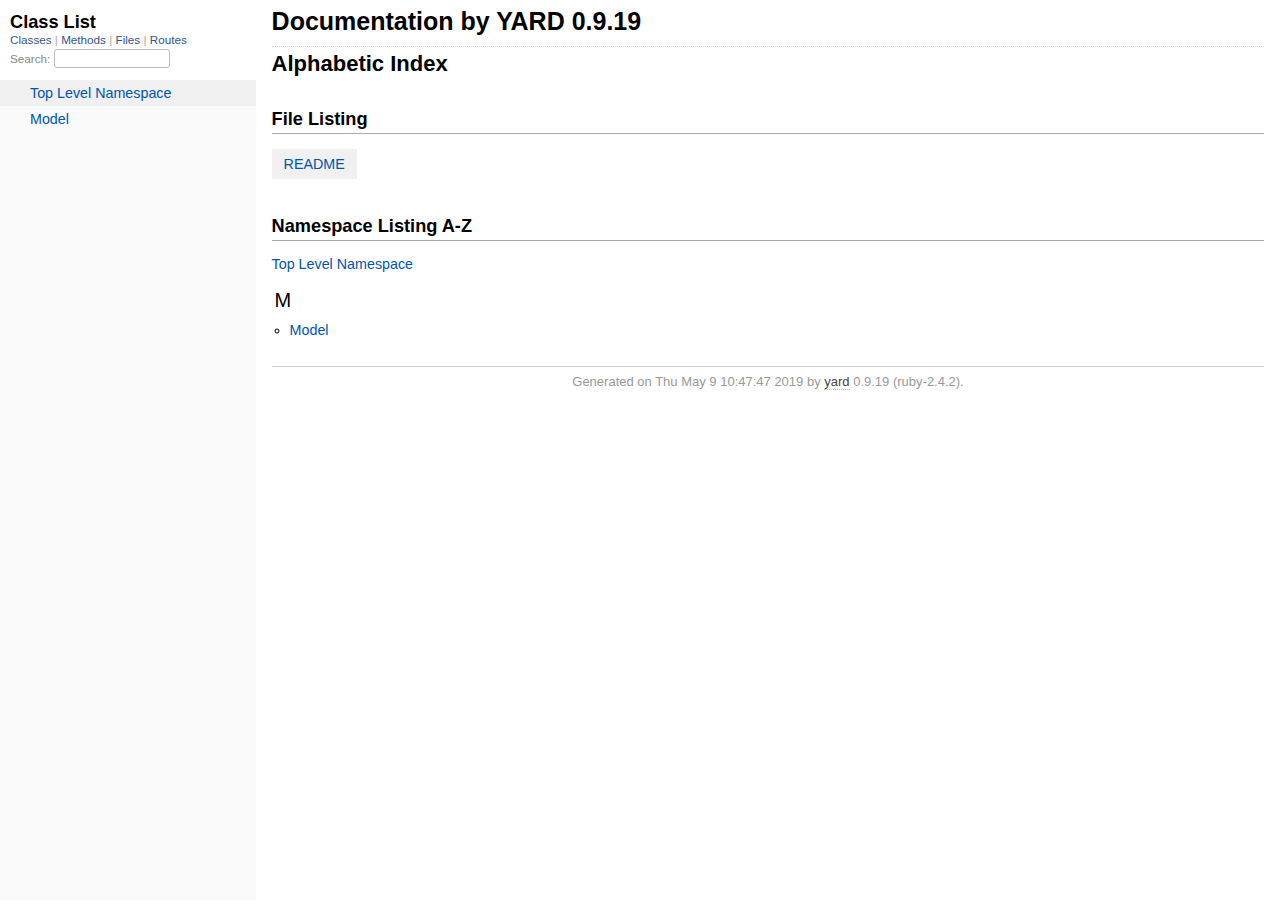
<file: doc/_index.html>
<!DOCTYPE html>
<html>
  <head>
    <meta charset="utf-8">
<meta name="viewport" content="width=device-width, initial-scale=1.0">
<title>
  Documentation by YARD 0.9.19
  
</title>

  <link rel="stylesheet" href="css/style.css" type="text/css" charset="utf-8" />

  <link rel="stylesheet" href="css/common.css" type="text/css" charset="utf-8" />

<script type="text/javascript" charset="utf-8">
  pathId = null;
  relpath = '';
</script>


  <script type="text/javascript" charset="utf-8" src="js/jquery.js"></script>

  <script type="text/javascript" charset="utf-8" src="js/app.js"></script>

  <script type="text/javascript" charset="utf-8" src="js/custom.js"></script>


  </head>
  <body>
    <div class="nav_wrap">
      <iframe id="nav" src="class_list.html?1"></iframe>
      <div id="resizer"></div>
    </div>

    <div id="main" tabindex="-1">
      <div id="header">
        <div id="menu">
  
</div>

        <div id="search">
  
    <a class="full_list_link" id="class_list_link"
        href="class_list.html">

        <svg width="24" height="24">
          <rect x="0" y="4" width="24" height="4" rx="1" ry="1"></rect>
          <rect x="0" y="12" width="24" height="4" rx="1" ry="1"></rect>
          <rect x="0" y="20" width="24" height="4" rx="1" ry="1"></rect>
        </svg>
    </a>
  
</div>
        <div class="clear"></div>
      </div>

      <div id="content"><h1 class="noborder title">Documentation by YARD 0.9.19</h1>
<div id="listing">
  <h1 class="alphaindex">Alphabetic Index</h1>
  
  <h2>File Listing</h2>
  <ul id="files" class="index_inline_list">
  
  
    <li class="r1"><a href="index.html" title="README">README</a></li>
    
  
  </ul>

<div class="clear"></div>
<h2>Namespace Listing A-Z</h2>


  <ul class="toplevel"><li><span class='object_link'><a href="top-level-namespace.html" title="Top Level Namespace (root)">Top Level Namespace</a></span></li></ul>



<table>
  <tr>
    <td valign='top' width="33%">
      
        
        <ul id="alpha_M" class="alpha">
          <li class="letter">M</li>
          <ul>
            
              <li>
                <span class='object_link'><a href="Model.html" title="Model (module)">Model</a></span>
                
              </li>
            
          </ul>
        </ul>
      
    </td>
  </tr>
</table>

</div>

</div>

      <div id="footer">
  Generated on Thu May  9 10:47:47 2019 by
  <a href="http://yardoc.org" title="Yay! A Ruby Documentation Tool" target="_parent">yard</a>
  0.9.19 (ruby-2.4.2).
</div>

    </div>
  </body>
</html>
</file>
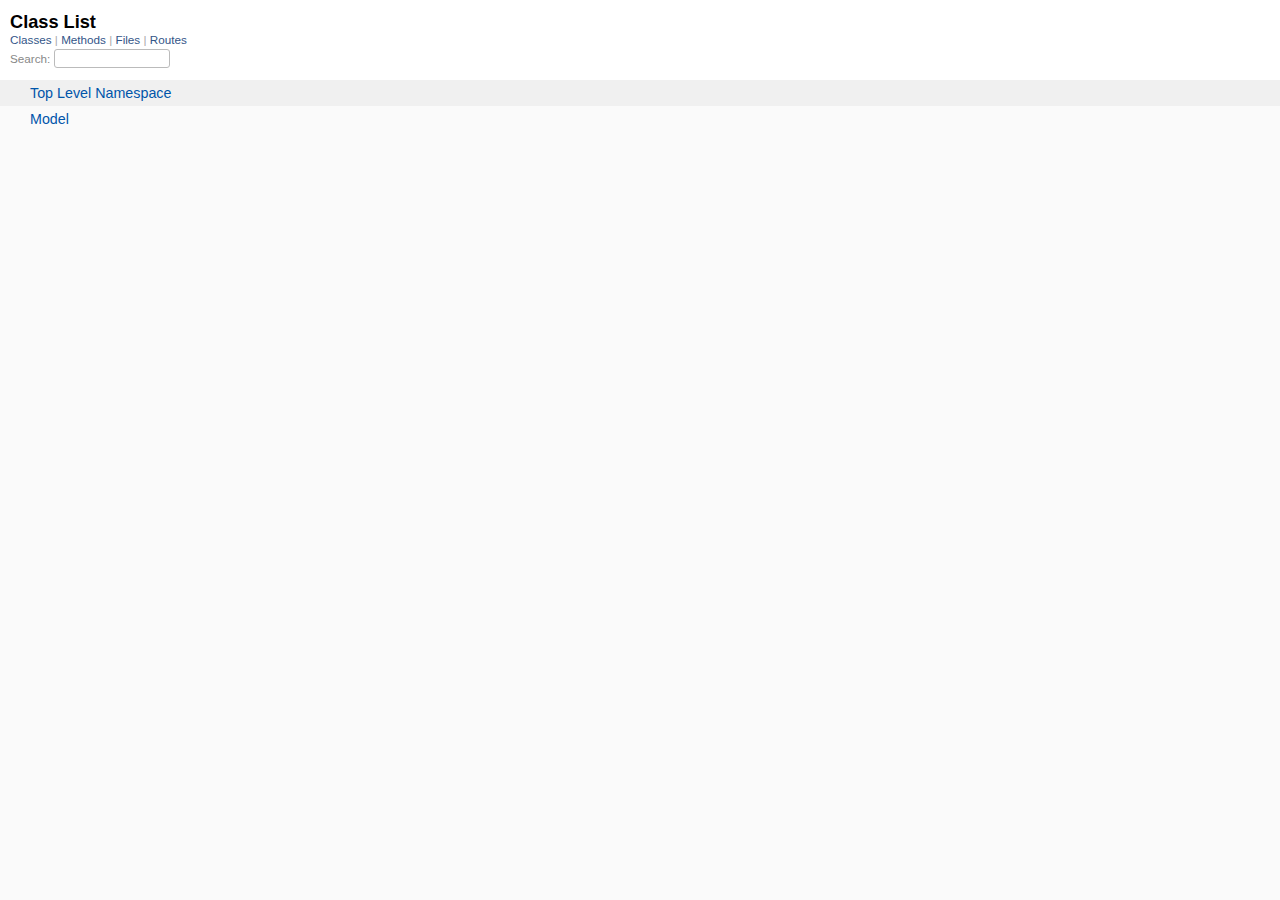
<file: doc/class_list.html>
<!DOCTYPE html>
<html>
  <head>
    <meta name="viewport" content="width=device-width, initial-scale=1.0">
    <meta charset="utf-8" />
    
      <link rel="stylesheet" href="css/full_list.css" type="text/css" media="screen" charset="utf-8" />
    
      <link rel="stylesheet" href="css/common.css" type="text/css" media="screen" charset="utf-8" />
    

    
      <script type="text/javascript" charset="utf-8" src="js/jquery.js"></script>
    
      <script type="text/javascript" charset="utf-8" src="js/full_list.js"></script>
    

    <title>Class List</title>
    <base id="base_target" target="_parent" />
  </head>
  <body>
    <div id="content">
      <div class="fixed_header">
        <h1 id="full_list_header">Class List</h1>
        <div id="full_list_nav">
          
            <span><a target="_self" href="class_list.html">
              Classes
            </a></span>
          
            <span><a target="_self" href="method_list.html">
              Methods
            </a></span>
          
            <span><a target="_self" href="file_list.html">
              Files
            </a></span>
          
            <span><a target="_self" href="route_list.html">
              Routes
            </a></span>
          
        </div>

        <div id="search">Search: <input type="text" /></div>
      </div>

      <ul id="full_list" class="class">
        <li id="object_" class="odd"><div class="item" style="padding-left:30px"><span class='object_link'><a href="top-level-namespace.html" title="Top Level Namespace (root)">Top Level Namespace</a></span></div></li>
<li id='object_Model' class='even'><div class='item' style='padding-left:30px'><span class='object_link'><a href="Model.html" title="Model (module)">Model</a></span><small class='search_info'>Top Level Namespace</small></div></li>

      </ul>
    </div>
  </body>
</html>
</file>
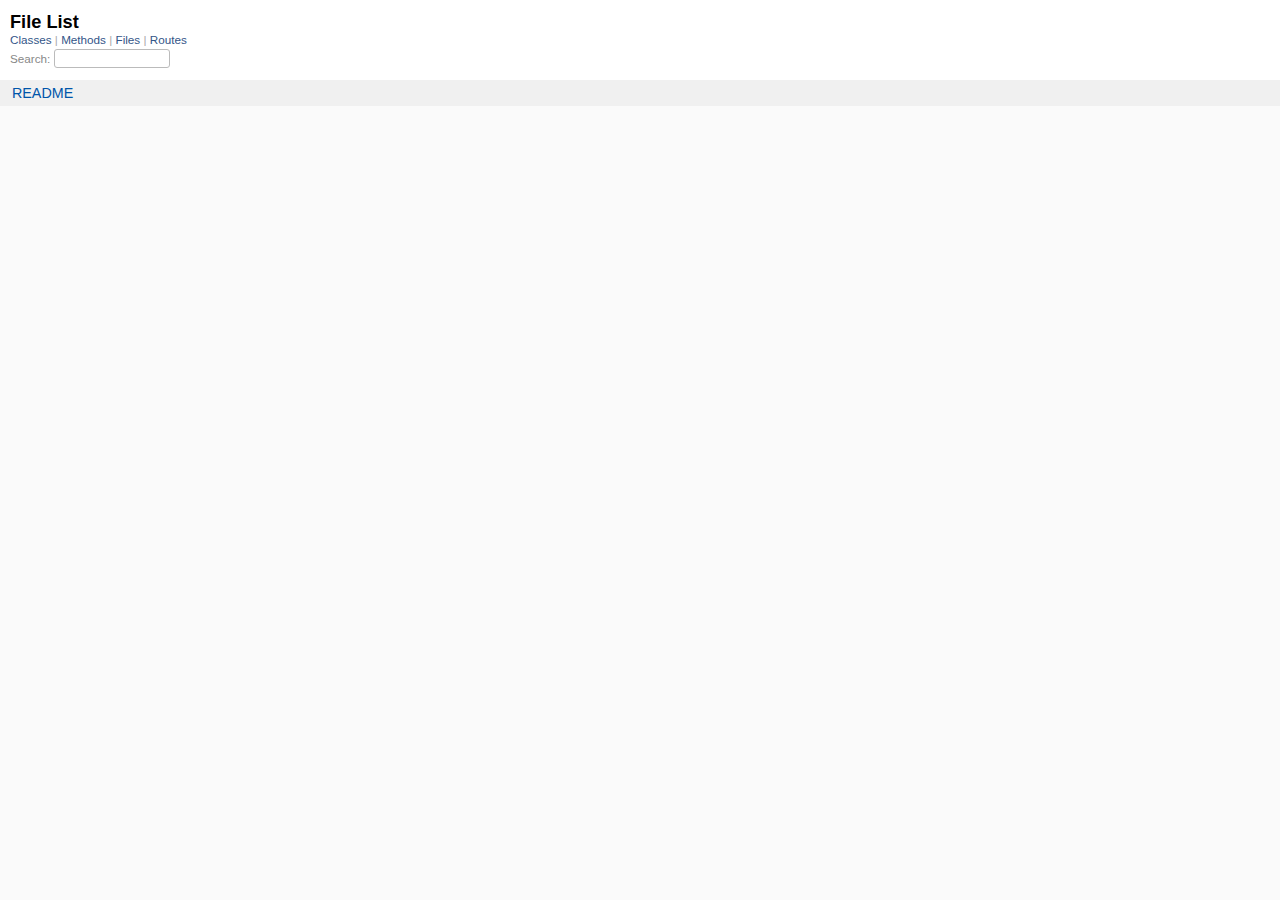
<file: doc/file_list.html>
<!DOCTYPE html>
<html>
  <head>
    <meta name="viewport" content="width=device-width, initial-scale=1.0">
    <meta charset="utf-8" />
    
      <link rel="stylesheet" href="css/full_list.css" type="text/css" media="screen" charset="utf-8" />
    
      <link rel="stylesheet" href="css/common.css" type="text/css" media="screen" charset="utf-8" />
    

    
      <script type="text/javascript" charset="utf-8" src="js/jquery.js"></script>
    
      <script type="text/javascript" charset="utf-8" src="js/full_list.js"></script>
    

    <title>File List</title>
    <base id="base_target" target="_parent" />
  </head>
  <body>
    <div id="content">
      <div class="fixed_header">
        <h1 id="full_list_header">File List</h1>
        <div id="full_list_nav">
          
            <span><a target="_self" href="class_list.html">
              Classes
            </a></span>
          
            <span><a target="_self" href="method_list.html">
              Methods
            </a></span>
          
            <span><a target="_self" href="file_list.html">
              Files
            </a></span>
          
            <span><a target="_self" href="route_list.html">
              Routes
            </a></span>
          
        </div>

        <div id="search">Search: <input type="text" /></div>
      </div>

      <ul id="full_list" class="file">
        

  <li id="object_README" class="odd">
    <div class="item"><span class="object_link"><a href="index.html" title="README">README</a></span></div>
  </li>
  


      </ul>
    </div>
  </body>
</html>
</file>
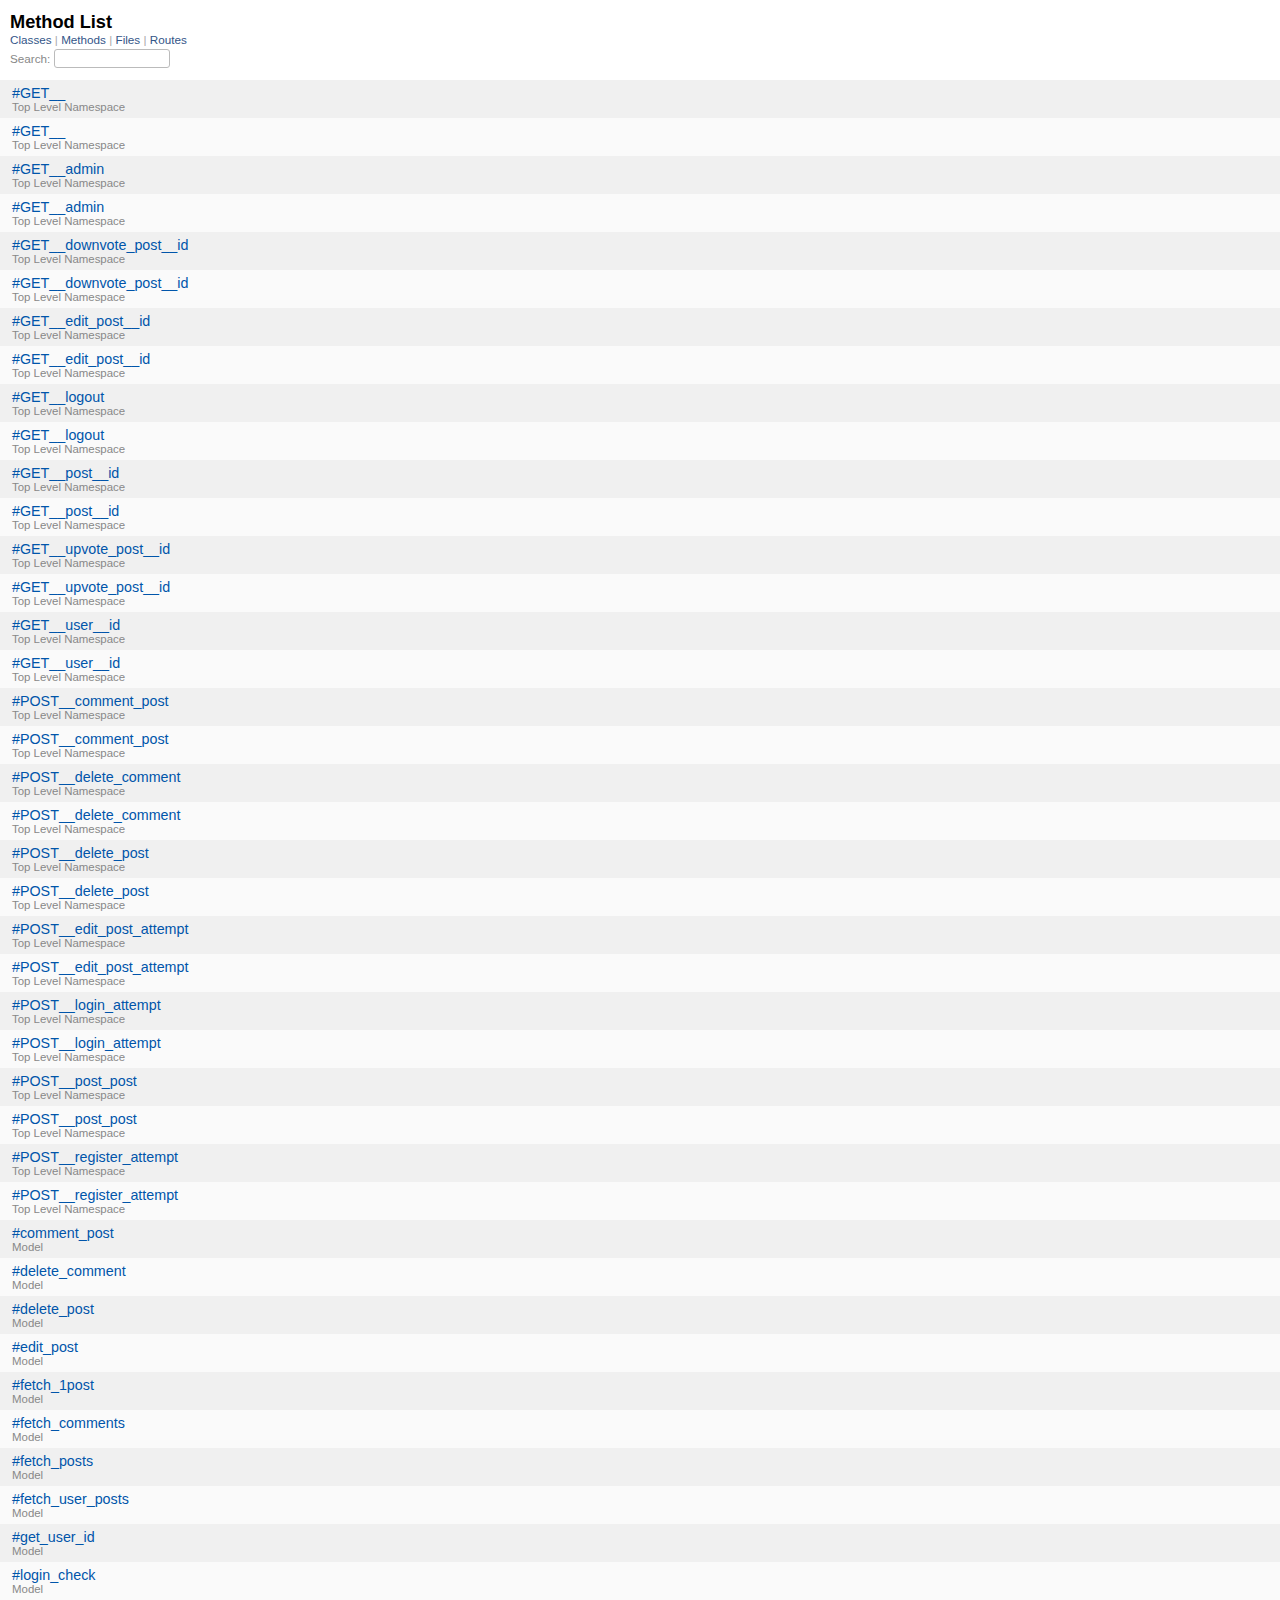
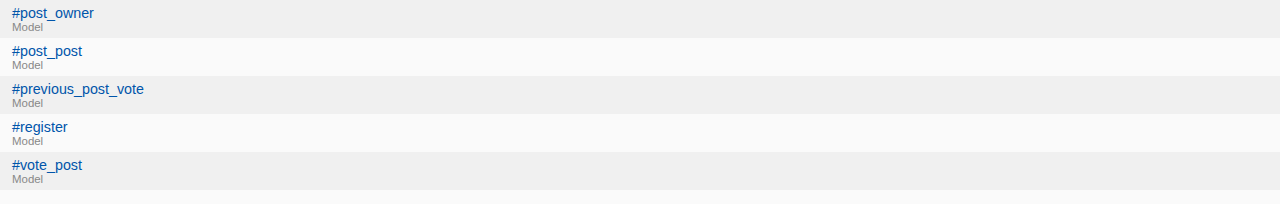
<file: doc/method_list.html>
<!DOCTYPE html>
<html>
  <head>
    <meta name="viewport" content="width=device-width, initial-scale=1.0">
    <meta charset="utf-8" />
    
      <link rel="stylesheet" href="css/full_list.css" type="text/css" media="screen" charset="utf-8" />
    
      <link rel="stylesheet" href="css/common.css" type="text/css" media="screen" charset="utf-8" />
    

    
      <script type="text/javascript" charset="utf-8" src="js/jquery.js"></script>
    
      <script type="text/javascript" charset="utf-8" src="js/full_list.js"></script>
    

    <title>Method List</title>
    <base id="base_target" target="_parent" />
  </head>
  <body>
    <div id="content">
      <div class="fixed_header">
        <h1 id="full_list_header">Method List</h1>
        <div id="full_list_nav">
          
            <span><a target="_self" href="class_list.html">
              Classes
            </a></span>
          
            <span><a target="_self" href="method_list.html">
              Methods
            </a></span>
          
            <span><a target="_self" href="file_list.html">
              Files
            </a></span>
          
            <span><a target="_self" href="route_list.html">
              Routes
            </a></span>
          
        </div>

        <div id="search">Search: <input type="text" /></div>
      </div>

      <ul id="full_list" class="method">
        

  <li class="odd ">
    <div class="item">
      <span class='object_link'><a href="top-level-namespace.html#GET__-instance_method" title="#GET__ (method)">#GET__</a></span>
      <small>Top Level Namespace</small>
    </div>
  </li>
  

  <li class="even ">
    <div class="item">
      <span class='object_link'><a href="top-level-namespace.html#GET__-instance_method" title="#GET__ (method)">#GET__</a></span>
      <small>Top Level Namespace</small>
    </div>
  </li>
  

  <li class="odd ">
    <div class="item">
      <span class='object_link'><a href="top-level-namespace.html#GET__admin-instance_method" title="#GET__admin (method)">#GET__admin</a></span>
      <small>Top Level Namespace</small>
    </div>
  </li>
  

  <li class="even ">
    <div class="item">
      <span class='object_link'><a href="top-level-namespace.html#GET__admin-instance_method" title="#GET__admin (method)">#GET__admin</a></span>
      <small>Top Level Namespace</small>
    </div>
  </li>
  

  <li class="odd ">
    <div class="item">
      <span class='object_link'><a href="top-level-namespace.html#GET__downvote_post__id-instance_method" title="#GET__downvote_post__id (method)">#GET__downvote_post__id</a></span>
      <small>Top Level Namespace</small>
    </div>
  </li>
  

  <li class="even ">
    <div class="item">
      <span class='object_link'><a href="top-level-namespace.html#GET__downvote_post__id-instance_method" title="#GET__downvote_post__id (method)">#GET__downvote_post__id</a></span>
      <small>Top Level Namespace</small>
    </div>
  </li>
  

  <li class="odd ">
    <div class="item">
      <span class='object_link'><a href="top-level-namespace.html#GET__edit_post__id-instance_method" title="#GET__edit_post__id (method)">#GET__edit_post__id</a></span>
      <small>Top Level Namespace</small>
    </div>
  </li>
  

  <li class="even ">
    <div class="item">
      <span class='object_link'><a href="top-level-namespace.html#GET__edit_post__id-instance_method" title="#GET__edit_post__id (method)">#GET__edit_post__id</a></span>
      <small>Top Level Namespace</small>
    </div>
  </li>
  

  <li class="odd ">
    <div class="item">
      <span class='object_link'><a href="top-level-namespace.html#GET__logout-instance_method" title="#GET__logout (method)">#GET__logout</a></span>
      <small>Top Level Namespace</small>
    </div>
  </li>
  

  <li class="even ">
    <div class="item">
      <span class='object_link'><a href="top-level-namespace.html#GET__logout-instance_method" title="#GET__logout (method)">#GET__logout</a></span>
      <small>Top Level Namespace</small>
    </div>
  </li>
  

  <li class="odd ">
    <div class="item">
      <span class='object_link'><a href="top-level-namespace.html#GET__post__id-instance_method" title="#GET__post__id (method)">#GET__post__id</a></span>
      <small>Top Level Namespace</small>
    </div>
  </li>
  

  <li class="even ">
    <div class="item">
      <span class='object_link'><a href="top-level-namespace.html#GET__post__id-instance_method" title="#GET__post__id (method)">#GET__post__id</a></span>
      <small>Top Level Namespace</small>
    </div>
  </li>
  

  <li class="odd ">
    <div class="item">
      <span class='object_link'><a href="top-level-namespace.html#GET__upvote_post__id-instance_method" title="#GET__upvote_post__id (method)">#GET__upvote_post__id</a></span>
      <small>Top Level Namespace</small>
    </div>
  </li>
  

  <li class="even ">
    <div class="item">
      <span class='object_link'><a href="top-level-namespace.html#GET__upvote_post__id-instance_method" title="#GET__upvote_post__id (method)">#GET__upvote_post__id</a></span>
      <small>Top Level Namespace</small>
    </div>
  </li>
  

  <li class="odd ">
    <div class="item">
      <span class='object_link'><a href="top-level-namespace.html#GET__user__id-instance_method" title="#GET__user__id (method)">#GET__user__id</a></span>
      <small>Top Level Namespace</small>
    </div>
  </li>
  

  <li class="even ">
    <div class="item">
      <span class='object_link'><a href="top-level-namespace.html#GET__user__id-instance_method" title="#GET__user__id (method)">#GET__user__id</a></span>
      <small>Top Level Namespace</small>
    </div>
  </li>
  

  <li class="odd ">
    <div class="item">
      <span class='object_link'><a href="top-level-namespace.html#POST__comment_post-instance_method" title="#POST__comment_post (method)">#POST__comment_post</a></span>
      <small>Top Level Namespace</small>
    </div>
  </li>
  

  <li class="even ">
    <div class="item">
      <span class='object_link'><a href="top-level-namespace.html#POST__comment_post-instance_method" title="#POST__comment_post (method)">#POST__comment_post</a></span>
      <small>Top Level Namespace</small>
    </div>
  </li>
  

  <li class="odd ">
    <div class="item">
      <span class='object_link'><a href="top-level-namespace.html#POST__delete_comment-instance_method" title="#POST__delete_comment (method)">#POST__delete_comment</a></span>
      <small>Top Level Namespace</small>
    </div>
  </li>
  

  <li class="even ">
    <div class="item">
      <span class='object_link'><a href="top-level-namespace.html#POST__delete_comment-instance_method" title="#POST__delete_comment (method)">#POST__delete_comment</a></span>
      <small>Top Level Namespace</small>
    </div>
  </li>
  

  <li class="odd ">
    <div class="item">
      <span class='object_link'><a href="top-level-namespace.html#POST__delete_post-instance_method" title="#POST__delete_post (method)">#POST__delete_post</a></span>
      <small>Top Level Namespace</small>
    </div>
  </li>
  

  <li class="even ">
    <div class="item">
      <span class='object_link'><a href="top-level-namespace.html#POST__delete_post-instance_method" title="#POST__delete_post (method)">#POST__delete_post</a></span>
      <small>Top Level Namespace</small>
    </div>
  </li>
  

  <li class="odd ">
    <div class="item">
      <span class='object_link'><a href="top-level-namespace.html#POST__edit_post_attempt-instance_method" title="#POST__edit_post_attempt (method)">#POST__edit_post_attempt</a></span>
      <small>Top Level Namespace</small>
    </div>
  </li>
  

  <li class="even ">
    <div class="item">
      <span class='object_link'><a href="top-level-namespace.html#POST__edit_post_attempt-instance_method" title="#POST__edit_post_attempt (method)">#POST__edit_post_attempt</a></span>
      <small>Top Level Namespace</small>
    </div>
  </li>
  

  <li class="odd ">
    <div class="item">
      <span class='object_link'><a href="top-level-namespace.html#POST__login_attempt-instance_method" title="#POST__login_attempt (method)">#POST__login_attempt</a></span>
      <small>Top Level Namespace</small>
    </div>
  </li>
  

  <li class="even ">
    <div class="item">
      <span class='object_link'><a href="top-level-namespace.html#POST__login_attempt-instance_method" title="#POST__login_attempt (method)">#POST__login_attempt</a></span>
      <small>Top Level Namespace</small>
    </div>
  </li>
  

  <li class="odd ">
    <div class="item">
      <span class='object_link'><a href="top-level-namespace.html#POST__post_post-instance_method" title="#POST__post_post (method)">#POST__post_post</a></span>
      <small>Top Level Namespace</small>
    </div>
  </li>
  

  <li class="even ">
    <div class="item">
      <span class='object_link'><a href="top-level-namespace.html#POST__post_post-instance_method" title="#POST__post_post (method)">#POST__post_post</a></span>
      <small>Top Level Namespace</small>
    </div>
  </li>
  

  <li class="odd ">
    <div class="item">
      <span class='object_link'><a href="top-level-namespace.html#POST__register_attempt-instance_method" title="#POST__register_attempt (method)">#POST__register_attempt</a></span>
      <small>Top Level Namespace</small>
    </div>
  </li>
  

  <li class="even ">
    <div class="item">
      <span class='object_link'><a href="top-level-namespace.html#POST__register_attempt-instance_method" title="#POST__register_attempt (method)">#POST__register_attempt</a></span>
      <small>Top Level Namespace</small>
    </div>
  </li>
  

  <li class="odd ">
    <div class="item">
      <span class='object_link'><a href="Model.html#comment_post-instance_method" title="Model#comment_post (method)">#comment_post</a></span>
      <small>Model</small>
    </div>
  </li>
  

  <li class="even ">
    <div class="item">
      <span class='object_link'><a href="Model.html#delete_comment-instance_method" title="Model#delete_comment (method)">#delete_comment</a></span>
      <small>Model</small>
    </div>
  </li>
  

  <li class="odd ">
    <div class="item">
      <span class='object_link'><a href="Model.html#delete_post-instance_method" title="Model#delete_post (method)">#delete_post</a></span>
      <small>Model</small>
    </div>
  </li>
  

  <li class="even ">
    <div class="item">
      <span class='object_link'><a href="Model.html#edit_post-instance_method" title="Model#edit_post (method)">#edit_post</a></span>
      <small>Model</small>
    </div>
  </li>
  

  <li class="odd ">
    <div class="item">
      <span class='object_link'><a href="Model.html#fetch_1post-instance_method" title="Model#fetch_1post (method)">#fetch_1post</a></span>
      <small>Model</small>
    </div>
  </li>
  

  <li class="even ">
    <div class="item">
      <span class='object_link'><a href="Model.html#fetch_comments-instance_method" title="Model#fetch_comments (method)">#fetch_comments</a></span>
      <small>Model</small>
    </div>
  </li>
  

  <li class="odd ">
    <div class="item">
      <span class='object_link'><a href="Model.html#fetch_posts-instance_method" title="Model#fetch_posts (method)">#fetch_posts</a></span>
      <small>Model</small>
    </div>
  </li>
  

  <li class="even ">
    <div class="item">
      <span class='object_link'><a href="Model.html#fetch_user_posts-instance_method" title="Model#fetch_user_posts (method)">#fetch_user_posts</a></span>
      <small>Model</small>
    </div>
  </li>
  

  <li class="odd ">
    <div class="item">
      <span class='object_link'><a href="Model.html#get_user_id-instance_method" title="Model#get_user_id (method)">#get_user_id</a></span>
      <small>Model</small>
    </div>
  </li>
  

  <li class="even ">
    <div class="item">
      <span class='object_link'><a href="Model.html#login_check-instance_method" title="Model#login_check (method)">#login_check</a></span>
      <small>Model</small>
    </div>
  </li>
  

  <li class="odd ">
    <div class="item">
      <span class='object_link'><a href="Model.html#post_owner-instance_method" title="Model#post_owner (method)">#post_owner</a></span>
      <small>Model</small>
    </div>
  </li>
  

  <li class="even ">
    <div class="item">
      <span class='object_link'><a href="Model.html#post_post-instance_method" title="Model#post_post (method)">#post_post</a></span>
      <small>Model</small>
    </div>
  </li>
  

  <li class="odd ">
    <div class="item">
      <span class='object_link'><a href="Model.html#previous_post_vote-instance_method" title="Model#previous_post_vote (method)">#previous_post_vote</a></span>
      <small>Model</small>
    </div>
  </li>
  

  <li class="even ">
    <div class="item">
      <span class='object_link'><a href="Model.html#register-instance_method" title="Model#register (method)">#register</a></span>
      <small>Model</small>
    </div>
  </li>
  

  <li class="odd ">
    <div class="item">
      <span class='object_link'><a href="Model.html#vote_post-instance_method" title="Model#vote_post (method)">#vote_post</a></span>
      <small>Model</small>
    </div>
  </li>
  


      </ul>
    </div>
  </body>
</html>
</file>
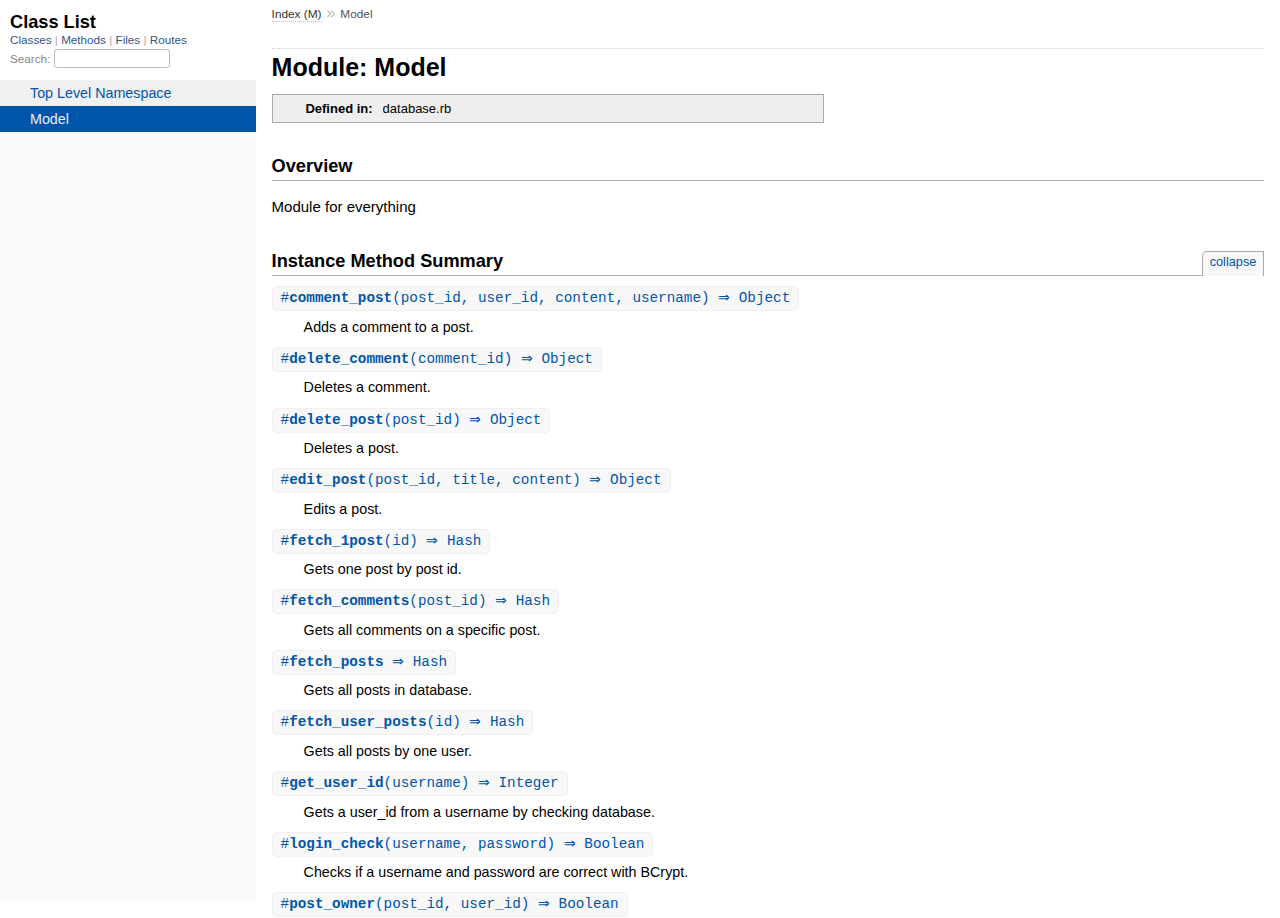
<file: doc/Model.html>
<!DOCTYPE html>
<html>
  <head>
    <meta charset="utf-8">
<meta name="viewport" content="width=device-width, initial-scale=1.0">
<title>
  Module: Model
  
    &mdash; Documentation by YARD 0.9.19
  
</title>

  <link rel="stylesheet" href="css/style.css" type="text/css" charset="utf-8" />

  <link rel="stylesheet" href="css/common.css" type="text/css" charset="utf-8" />

<script type="text/javascript" charset="utf-8">
  pathId = "Model";
  relpath = '';
</script>


  <script type="text/javascript" charset="utf-8" src="js/jquery.js"></script>

  <script type="text/javascript" charset="utf-8" src="js/app.js"></script>

  <script type="text/javascript" charset="utf-8" src="js/custom.js"></script>


  </head>
  <body>
    <div class="nav_wrap">
      <iframe id="nav" src="class_list.html?1"></iframe>
      <div id="resizer"></div>
    </div>

    <div id="main" tabindex="-1">
      <div id="header">
        <div id="menu">
  
    <a href="_index.html">Index (M)</a> &raquo;
    
    
    <span class="title">Model</span>
  
</div>

        <div id="search">
  
    <a class="full_list_link" id="class_list_link"
        href="class_list.html">

        <svg width="24" height="24">
          <rect x="0" y="4" width="24" height="4" rx="1" ry="1"></rect>
          <rect x="0" y="12" width="24" height="4" rx="1" ry="1"></rect>
          <rect x="0" y="20" width="24" height="4" rx="1" ry="1"></rect>
        </svg>
    </a>
  
</div>
        <div class="clear"></div>
      </div>

      <div id="content"><h1>Module: Model
  
  
  
</h1>
<div class="box_info">
  

  
  
  
  
  

  

  
  <dl>
    <dt>Defined in:</dt>
    <dd>database.rb</dd>
  </dl>
  
</div>

<h2>Overview</h2><div class="docstring">
  <div class="discussion">
    
<p>Module for everything</p>


  </div>
</div>
<div class="tags">
  



</div>






  
    <h2>
      Instance Method Summary
      <small><a href="#" class="summary_toggle">collapse</a></small>
    </h2>

    <ul class="summary">
      
        <li class="public ">
  <span class="summary_signature">
    
      <a href="#comment_post-instance_method" title="#comment_post (instance method)">#<strong>comment_post</strong>(post_id, user_id, content, username)  &#x21d2; Object </a>
    

    
  </span>
  
  
  
  
  
  
  

  
    <span class="summary_desc"><div class='inline'>
<p>Adds a comment to a post.</p>
</div></span>
  
</li>

      
        <li class="public ">
  <span class="summary_signature">
    
      <a href="#delete_comment-instance_method" title="#delete_comment (instance method)">#<strong>delete_comment</strong>(comment_id)  &#x21d2; Object </a>
    

    
  </span>
  
  
  
  
  
  
  

  
    <span class="summary_desc"><div class='inline'>
<p>Deletes a comment.</p>
</div></span>
  
</li>

      
        <li class="public ">
  <span class="summary_signature">
    
      <a href="#delete_post-instance_method" title="#delete_post (instance method)">#<strong>delete_post</strong>(post_id)  &#x21d2; Object </a>
    

    
  </span>
  
  
  
  
  
  
  

  
    <span class="summary_desc"><div class='inline'>
<p>Deletes a post.</p>
</div></span>
  
</li>

      
        <li class="public ">
  <span class="summary_signature">
    
      <a href="#edit_post-instance_method" title="#edit_post (instance method)">#<strong>edit_post</strong>(post_id, title, content)  &#x21d2; Object </a>
    

    
  </span>
  
  
  
  
  
  
  

  
    <span class="summary_desc"><div class='inline'>
<p>Edits a post.</p>
</div></span>
  
</li>

      
        <li class="public ">
  <span class="summary_signature">
    
      <a href="#fetch_1post-instance_method" title="#fetch_1post (instance method)">#<strong>fetch_1post</strong>(id)  &#x21d2; Hash </a>
    

    
  </span>
  
  
  
  
  
  
  

  
    <span class="summary_desc"><div class='inline'>
<p>Gets one post by post id.</p>
</div></span>
  
</li>

      
        <li class="public ">
  <span class="summary_signature">
    
      <a href="#fetch_comments-instance_method" title="#fetch_comments (instance method)">#<strong>fetch_comments</strong>(post_id)  &#x21d2; Hash </a>
    

    
  </span>
  
  
  
  
  
  
  

  
    <span class="summary_desc"><div class='inline'>
<p>Gets all comments on a specific post.</p>
</div></span>
  
</li>

      
        <li class="public ">
  <span class="summary_signature">
    
      <a href="#fetch_posts-instance_method" title="#fetch_posts (instance method)">#<strong>fetch_posts</strong>  &#x21d2; Hash </a>
    

    
  </span>
  
  
  
  
  
  
  

  
    <span class="summary_desc"><div class='inline'>
<p>Gets all posts in database.</p>
</div></span>
  
</li>

      
        <li class="public ">
  <span class="summary_signature">
    
      <a href="#fetch_user_posts-instance_method" title="#fetch_user_posts (instance method)">#<strong>fetch_user_posts</strong>(id)  &#x21d2; Hash </a>
    

    
  </span>
  
  
  
  
  
  
  

  
    <span class="summary_desc"><div class='inline'>
<p>Gets all posts by one user.</p>
</div></span>
  
</li>

      
        <li class="public ">
  <span class="summary_signature">
    
      <a href="#get_user_id-instance_method" title="#get_user_id (instance method)">#<strong>get_user_id</strong>(username)  &#x21d2; Integer </a>
    

    
  </span>
  
  
  
  
  
  
  

  
    <span class="summary_desc"><div class='inline'>
<p>Gets a user_id from a username by checking database.</p>
</div></span>
  
</li>

      
        <li class="public ">
  <span class="summary_signature">
    
      <a href="#login_check-instance_method" title="#login_check (instance method)">#<strong>login_check</strong>(username, password)  &#x21d2; Boolean </a>
    

    
  </span>
  
  
  
  
  
  
  

  
    <span class="summary_desc"><div class='inline'>
<p>Checks if a username and password are correct with BCrypt.</p>
</div></span>
  
</li>

      
        <li class="public ">
  <span class="summary_signature">
    
      <a href="#post_owner-instance_method" title="#post_owner (instance method)">#<strong>post_owner</strong>(post_id, user_id)  &#x21d2; Boolean </a>
    

    
  </span>
  
  
  
  
  
  
  

  
    <span class="summary_desc"><div class='inline'>
<p>Checks if a post is owned by a user.</p>
</div></span>
  
</li>

      
        <li class="public ">
  <span class="summary_signature">
    
      <a href="#post_post-instance_method" title="#post_post (instance method)">#<strong>post_post</strong>(title, content, image_link, user_id)  &#x21d2; Object </a>
    

    
  </span>
  
  
  
  
  
  
  

  
    <span class="summary_desc"><div class='inline'>
<p>Adds a post to database.</p>
</div></span>
  
</li>

      
        <li class="public ">
  <span class="summary_signature">
    
      <a href="#previous_post_vote-instance_method" title="#previous_post_vote (instance method)">#<strong>previous_post_vote</strong>(post_id, user_id)  &#x21d2; Integer </a>
    

    
  </span>
  
  
  
  
  
  
  

  
    <span class="summary_desc"><div class='inline'>
<p>Reads upvote table and previous vote value/ if it exists.</p>
</div></span>
  
</li>

      
        <li class="public ">
  <span class="summary_signature">
    
      <a href="#register-instance_method" title="#register (instance method)">#<strong>register</strong>(username, password)  &#x21d2; Object </a>
    

    
  </span>
  
  
  
  
  
  
  

  
    <span class="summary_desc"><div class='inline'>
<p>Registers user with username and password with Bcrypt.</p>
</div></span>
  
</li>

      
        <li class="public ">
  <span class="summary_signature">
    
      <a href="#vote_post-instance_method" title="#vote_post (instance method)">#<strong>vote_post</strong>(post_id, user_id, value, count_change)  &#x21d2; Object </a>
    

    
  </span>
  
  
  
  
  
  
  

  
    <span class="summary_desc"><div class='inline'>
<p>Votes on a post.</p>
</div></span>
  
</li>

      
    </ul>
  



  <div id="instance_method_details" class="method_details_list">
    <h2>Instance Method Details</h2>

    
      <div class="method_details first">
  <h3 class="signature first" id="comment_post-instance_method">
  
    #<strong>comment_post</strong>(post_id, user_id, content, username)  &#x21d2; <tt>Object</tt> 
  

  

  
</h3><div class="docstring">
  <div class="discussion">
    
<p>Adds a comment to a post</p>


  </div>
</div>
<div class="tags">
  <p class="tag_title">Parameters:</p>
<ul class="param">
  
    <li>
      
        <span class='name'>post_id,</span>
      
      
        <span class='type'>(<tt>Integer</tt>)</span>
      
      
      
        &mdash;
        <div class='inline'>
<p>the id of the parent post of the comment</p>
</div>
      
    </li>
  
    <li>
      
        <span class='name'>user_id,</span>
      
      
        <span class='type'>(<tt>Integer</tt>)</span>
      
      
      
        &mdash;
        <div class='inline'>
<p>the user making the comment</p>
</div>
      
    </li>
  
    <li>
      
        <span class='name'>content,</span>
      
      
        <span class='type'>(<tt>String</tt>)</span>
      
      
      
        &mdash;
        <div class='inline'>
<p>the comment</p>
</div>
      
    </li>
  
    <li>
      
        <span class='name'>username,</span>
      
      
        <span class='type'>(<tt>String</tt>)</span>
      
      
      
        &mdash;
        <div class='inline'>
<p>the user making the comment</p>
</div>
      
    </li>
  
</ul>




</div><table class="source_code">
  <tr>
    <td>
      <pre class="lines">


147
148
149
150
151</pre>
    </td>
    <td>
      <pre class="code"><span class="info file"># File 'database.rb', line 147</span>

<span class='kw'>def</span> <span class='id identifier rubyid_comment_post'>comment_post</span><span class='lparen'>(</span><span class='id identifier rubyid_post_id'>post_id</span><span class='comma'>,</span> <span class='id identifier rubyid_user_id'>user_id</span><span class='comma'>,</span> <span class='id identifier rubyid_content'>content</span><span class='comma'>,</span> <span class='id identifier rubyid_username'>username</span><span class='rparen'>)</span>
    <span class='id identifier rubyid_db'>db</span> <span class='op'>=</span> <span class='const'>SQLite3</span><span class='op'>::</span><span class='const'>Database</span><span class='period'>.</span><span class='id identifier rubyid_new'>new</span><span class='lparen'>(</span><span class='tstring'><span class='tstring_beg'>&quot;</span><span class='tstring_content'>db/reddit.db</span><span class='tstring_end'>&quot;</span></span><span class='rparen'>)</span>
    <span class='id identifier rubyid_time'>time</span> <span class='op'>=</span> <span class='const'>Time</span><span class='period'>.</span><span class='id identifier rubyid_now'>now</span><span class='period'>.</span><span class='id identifier rubyid_asctime'>asctime</span>
    <span class='id identifier rubyid_db'>db</span><span class='period'>.</span><span class='id identifier rubyid_execute'>execute</span><span class='lparen'>(</span><span class='tstring'><span class='tstring_beg'>&quot;</span><span class='tstring_content'>INSERT INTO comments (post_id, user_id, content, timestamp, upvote_count, username) VALUES (?,?,?,?,?,?)</span><span class='tstring_end'>&quot;</span></span><span class='comma'>,</span> <span class='id identifier rubyid_post_id'>post_id</span><span class='comma'>,</span> <span class='id identifier rubyid_user_id'>user_id</span><span class='comma'>,</span> <span class='id identifier rubyid_content'>content</span><span class='comma'>,</span> <span class='id identifier rubyid_time'>time</span><span class='comma'>,</span> <span class='int'>0</span><span class='comma'>,</span> <span class='id identifier rubyid_username'>username</span><span class='rparen'>)</span>
<span class='kw'>end</span></pre>
    </td>
  </tr>
</table>
</div>
    
      <div class="method_details ">
  <h3 class="signature " id="delete_comment-instance_method">
  
    #<strong>delete_comment</strong>(comment_id)  &#x21d2; <tt>Object</tt> 
  

  

  
</h3><div class="docstring">
  <div class="discussion">
    
<p>Deletes a comment</p>


  </div>
</div>
<div class="tags">
  <p class="tag_title">Parameters:</p>
<ul class="param">
  
    <li>
      
        <span class='name'>comment_id,</span>
      
      
        <span class='type'>(<tt>Integer</tt>)</span>
      
      
      
        &mdash;
        <div class='inline'>
<p>the id of the comment to be removed</p>
</div>
      
    </li>
  
</ul>




</div><table class="source_code">
  <tr>
    <td>
      <pre class="lines">


156
157
158
159</pre>
    </td>
    <td>
      <pre class="code"><span class="info file"># File 'database.rb', line 156</span>

<span class='kw'>def</span> <span class='id identifier rubyid_delete_comment'>delete_comment</span><span class='lparen'>(</span><span class='id identifier rubyid_comment_id'>comment_id</span><span class='rparen'>)</span>
    <span class='id identifier rubyid_db'>db</span> <span class='op'>=</span> <span class='const'>SQLite3</span><span class='op'>::</span><span class='const'>Database</span><span class='period'>.</span><span class='id identifier rubyid_new'>new</span><span class='lparen'>(</span><span class='tstring'><span class='tstring_beg'>&quot;</span><span class='tstring_content'>db/reddit.db</span><span class='tstring_end'>&quot;</span></span><span class='rparen'>)</span>
    <span class='id identifier rubyid_db'>db</span><span class='period'>.</span><span class='id identifier rubyid_execute'>execute</span><span class='lparen'>(</span><span class='tstring'><span class='tstring_beg'>&quot;</span><span class='tstring_content'>DELETE FROM comments WHERE comment_id = ?</span><span class='tstring_end'>&quot;</span></span><span class='comma'>,</span> <span class='id identifier rubyid_comment_id'>comment_id</span><span class='rparen'>)</span>
<span class='kw'>end</span></pre>
    </td>
  </tr>
</table>
</div>
    
      <div class="method_details ">
  <h3 class="signature " id="delete_post-instance_method">
  
    #<strong>delete_post</strong>(post_id)  &#x21d2; <tt>Object</tt> 
  

  

  
</h3><div class="docstring">
  <div class="discussion">
    
<p>Deletes a post</p>


  </div>
</div>
<div class="tags">
  <p class="tag_title">Parameters:</p>
<ul class="param">
  
    <li>
      
        <span class='name'>post_id</span>
      
      
        <span class='type'>(<tt>Integer</tt>)</span>
      
      
      
    </li>
  
</ul>




</div><table class="source_code">
  <tr>
    <td>
      <pre class="lines">


136
137
138
139</pre>
    </td>
    <td>
      <pre class="code"><span class="info file"># File 'database.rb', line 136</span>

<span class='kw'>def</span> <span class='id identifier rubyid_delete_post'>delete_post</span><span class='lparen'>(</span><span class='id identifier rubyid_post_id'>post_id</span><span class='rparen'>)</span>
    <span class='id identifier rubyid_db'>db</span> <span class='op'>=</span> <span class='const'>SQLite3</span><span class='op'>::</span><span class='const'>Database</span><span class='period'>.</span><span class='id identifier rubyid_new'>new</span><span class='lparen'>(</span><span class='tstring'><span class='tstring_beg'>&quot;</span><span class='tstring_content'>db/reddit.db</span><span class='tstring_end'>&quot;</span></span><span class='rparen'>)</span>
    <span class='id identifier rubyid_db'>db</span><span class='period'>.</span><span class='id identifier rubyid_execute'>execute</span><span class='lparen'>(</span><span class='tstring'><span class='tstring_beg'>&quot;</span><span class='tstring_content'>DELETE FROM posts WHERE post_id = ?</span><span class='tstring_end'>&quot;</span></span><span class='comma'>,</span> <span class='id identifier rubyid_post_id'>post_id</span><span class='rparen'>)</span>
<span class='kw'>end</span></pre>
    </td>
  </tr>
</table>
</div>
    
      <div class="method_details ">
  <h3 class="signature " id="edit_post-instance_method">
  
    #<strong>edit_post</strong>(post_id, title, content)  &#x21d2; <tt>Object</tt> 
  

  

  
</h3><div class="docstring">
  <div class="discussion">
    
<p>Edits a post</p>


  </div>
</div>
<div class="tags">
  <p class="tag_title">Parameters:</p>
<ul class="param">
  
    <li>
      
        <span class='name'>post_id</span>
      
      
        <span class='type'>(<tt>Integer</tt>)</span>
      
      
      
    </li>
  
    <li>
      
        <span class='name'>title,</span>
      
      
        <span class='type'>(<tt>String</tt>)</span>
      
      
      
        &mdash;
        <div class='inline'>
<p>title of post</p>
</div>
      
    </li>
  
    <li>
      
        <span class='name'>content,</span>
      
      
        <span class='type'>(<tt>String</tt>)</span>
      
      
      
        &mdash;
        <div class='inline'>
<p>content of post</p>
</div>
      
    </li>
  
</ul>




</div><table class="source_code">
  <tr>
    <td>
      <pre class="lines">


177
178
179
180
181</pre>
    </td>
    <td>
      <pre class="code"><span class="info file"># File 'database.rb', line 177</span>

<span class='kw'>def</span> <span class='id identifier rubyid_edit_post'>edit_post</span><span class='lparen'>(</span><span class='id identifier rubyid_post_id'>post_id</span><span class='comma'>,</span> <span class='id identifier rubyid_title'>title</span><span class='comma'>,</span> <span class='id identifier rubyid_content'>content</span><span class='rparen'>)</span>
    <span class='id identifier rubyid_db'>db</span> <span class='op'>=</span> <span class='const'>SQLite3</span><span class='op'>::</span><span class='const'>Database</span><span class='period'>.</span><span class='id identifier rubyid_new'>new</span><span class='lparen'>(</span><span class='tstring'><span class='tstring_beg'>&quot;</span><span class='tstring_content'>db/reddit.db</span><span class='tstring_end'>&quot;</span></span><span class='rparen'>)</span>
    <span class='id identifier rubyid_time'>time</span> <span class='op'>=</span> <span class='const'>Time</span><span class='period'>.</span><span class='id identifier rubyid_now'>now</span><span class='period'>.</span><span class='id identifier rubyid_asctime'>asctime</span>
    <span class='id identifier rubyid_db'>db</span><span class='period'>.</span><span class='id identifier rubyid_execute'>execute</span><span class='lparen'>(</span><span class='tstring'><span class='tstring_beg'>&quot;</span><span class='tstring_content'>UPDATE posts SET title = ?, content = ?, timestamp = ? WHERE post_id = ?</span><span class='tstring_end'>&quot;</span></span><span class='comma'>,</span> <span class='id identifier rubyid_title'>title</span><span class='comma'>,</span> <span class='id identifier rubyid_content'>content</span><span class='comma'>,</span> <span class='id identifier rubyid_time'>time</span><span class='comma'>,</span> <span class='id identifier rubyid_post_id'>post_id</span><span class='rparen'>)</span>
<span class='kw'>end</span></pre>
    </td>
  </tr>
</table>
</div>
    
      <div class="method_details ">
  <h3 class="signature " id="fetch_1post-instance_method">
  
    #<strong>fetch_1post</strong>(id)  &#x21d2; <tt>Hash</tt> 
  

  

  
</h3><div class="docstring">
  <div class="discussion">
    
<p>Gets one post by post id</p>


  </div>
</div>
<div class="tags">
  <p class="tag_title">Parameters:</p>
<ul class="param">
  
    <li>
      
        <span class='name'>id,</span>
      
      
        <span class='type'>(<tt>String</tt>)</span>
      
      
      
        &mdash;
        <div class='inline'>
<p>post id</p>
</div>
      
    </li>
  
</ul>

<p class="tag_title">Returns:</p>
<ul class="return">
  
    <li>
      
      
        <span class='type'>(<tt>Hash</tt>)</span>
      
      
      
        &mdash;
        <div class='inline'>
<p>returns the post</p>
</div>
      
    </li>
  
</ul>



</div><table class="source_code">
  <tr>
    <td>
      <pre class="lines">


45
46
47
48
49
50</pre>
    </td>
    <td>
      <pre class="code"><span class="info file"># File 'database.rb', line 45</span>

<span class='kw'>def</span> <span class='id identifier rubyid_fetch_1post'>fetch_1post</span><span class='lparen'>(</span><span class='id identifier rubyid_id'>id</span><span class='rparen'>)</span>
    <span class='id identifier rubyid_db'>db</span> <span class='op'>=</span> <span class='const'>SQLite3</span><span class='op'>::</span><span class='const'>Database</span><span class='period'>.</span><span class='id identifier rubyid_new'>new</span><span class='lparen'>(</span><span class='tstring'><span class='tstring_beg'>&quot;</span><span class='tstring_content'>db/reddit.db</span><span class='tstring_end'>&quot;</span></span><span class='rparen'>)</span>
    <span class='id identifier rubyid_db'>db</span><span class='period'>.</span><span class='id identifier rubyid_results_as_hash'>results_as_hash</span> <span class='op'>=</span> <span class='kw'>true</span>
    <span class='id identifier rubyid_result'>result</span> <span class='op'>=</span> <span class='id identifier rubyid_db'>db</span><span class='period'>.</span><span class='id identifier rubyid_execute'>execute</span><span class='lparen'>(</span><span class='tstring'><span class='tstring_beg'>&quot;</span><span class='tstring_content'>SELECT posts.post_id, posts.title, posts.content, posts.timestamp, posts.user_id, users.username, posts.upvote_count, posts.image_link FROM posts INNER JOIN users ON users.user_id = posts.user_id WHERE posts.post_id = ?</span><span class='tstring_end'>&quot;</span></span><span class='comma'>,</span> <span class='id identifier rubyid_id'>id</span><span class='rparen'>)</span>
    <span class='kw'>return</span> <span class='id identifier rubyid_result'>result</span>
<span class='kw'>end</span></pre>
    </td>
  </tr>
</table>
</div>
    
      <div class="method_details ">
  <h3 class="signature " id="fetch_comments-instance_method">
  
    #<strong>fetch_comments</strong>(post_id)  &#x21d2; <tt>Hash</tt> 
  

  

  
</h3><div class="docstring">
  <div class="discussion">
    
<p>Gets all comments on a specific post</p>


  </div>
</div>
<div class="tags">
  <p class="tag_title">Parameters:</p>
<ul class="param">
  
    <li>
      
        <span class='name'>post_id,</span>
      
      
        <span class='type'>(<tt>Integer</tt>)</span>
      
      
      
        &mdash;
        <div class='inline'>
<p>the post_id</p>
</div>
      
    </li>
  
</ul>

<p class="tag_title">Returns:</p>
<ul class="return">
  
    <li>
      
      
        <span class='type'>(<tt>Hash</tt>)</span>
      
      
      
        &mdash;
        <div class='inline'>
<p>a hash of all comments on the post</p>
</div>
      
    </li>
  
</ul>



</div><table class="source_code">
  <tr>
    <td>
      <pre class="lines">


166
167
168
169
170</pre>
    </td>
    <td>
      <pre class="code"><span class="info file"># File 'database.rb', line 166</span>

<span class='kw'>def</span> <span class='id identifier rubyid_fetch_comments'>fetch_comments</span><span class='lparen'>(</span><span class='id identifier rubyid_post_id'>post_id</span><span class='rparen'>)</span> 
    <span class='id identifier rubyid_db'>db</span> <span class='op'>=</span> <span class='const'>SQLite3</span><span class='op'>::</span><span class='const'>Database</span><span class='period'>.</span><span class='id identifier rubyid_new'>new</span><span class='lparen'>(</span><span class='tstring'><span class='tstring_beg'>&quot;</span><span class='tstring_content'>db/reddit.db</span><span class='tstring_end'>&quot;</span></span><span class='rparen'>)</span>
    <span class='id identifier rubyid_db'>db</span><span class='period'>.</span><span class='id identifier rubyid_results_as_hash'>results_as_hash</span> <span class='op'>=</span> <span class='kw'>true</span>
    <span class='id identifier rubyid_result'>result</span> <span class='op'>=</span> <span class='id identifier rubyid_db'>db</span><span class='period'>.</span><span class='id identifier rubyid_execute'>execute</span><span class='lparen'>(</span><span class='tstring'><span class='tstring_beg'>&quot;</span><span class='tstring_content'>SELECT comments.comment_id, comments.username, comments.user_id, comments.content, comments.timestamp FROM comments WHERE comments.post_id = ?</span><span class='tstring_end'>&quot;</span></span><span class='comma'>,</span> <span class='id identifier rubyid_post_id'>post_id</span><span class='rparen'>)</span>
<span class='kw'>end</span></pre>
    </td>
  </tr>
</table>
</div>
    
      <div class="method_details ">
  <h3 class="signature " id="fetch_posts-instance_method">
  
    #<strong>fetch_posts</strong>  &#x21d2; <tt>Hash</tt> 
  

  

  
</h3><div class="docstring">
  <div class="discussion">
    
<p>Gets all posts in database</p>


  </div>
</div>
<div class="tags">
  
<p class="tag_title">Returns:</p>
<ul class="return">
  
    <li>
      
      
        <span class='type'>(<tt>Hash</tt>)</span>
      
      
      
        &mdash;
        <div class='inline'>
<p>returns all posts</p>
</div>
      
    </li>
  
</ul>



</div><table class="source_code">
  <tr>
    <td>
      <pre class="lines">


33
34
35
36
37
38</pre>
    </td>
    <td>
      <pre class="code"><span class="info file"># File 'database.rb', line 33</span>

<span class='kw'>def</span> <span class='id identifier rubyid_fetch_posts'>fetch_posts</span><span class='lparen'>(</span><span class='rparen'>)</span>
    <span class='id identifier rubyid_db'>db</span> <span class='op'>=</span> <span class='const'>SQLite3</span><span class='op'>::</span><span class='const'>Database</span><span class='period'>.</span><span class='id identifier rubyid_new'>new</span><span class='lparen'>(</span><span class='tstring'><span class='tstring_beg'>&quot;</span><span class='tstring_content'>db/reddit.db</span><span class='tstring_end'>&quot;</span></span><span class='rparen'>)</span>
    <span class='id identifier rubyid_db'>db</span><span class='period'>.</span><span class='id identifier rubyid_results_as_hash'>results_as_hash</span> <span class='op'>=</span> <span class='kw'>true</span>
    <span class='id identifier rubyid_result'>result</span> <span class='op'>=</span> <span class='id identifier rubyid_db'>db</span><span class='period'>.</span><span class='id identifier rubyid_execute'>execute</span><span class='lparen'>(</span><span class='tstring'><span class='tstring_beg'>&quot;</span><span class='tstring_content'>SELECT posts.post_id, posts.title, posts.timestamp, posts.user_id, users.username, posts.upvote_count, posts.image_link FROM posts INNER JOIN users ON users.user_id = posts.user_id</span><span class='tstring_end'>&quot;</span></span><span class='rparen'>)</span><span class='period'>.</span><span class='id identifier rubyid_reverse'>reverse</span>
    <span class='kw'>return</span> <span class='id identifier rubyid_result'>result</span>
<span class='kw'>end</span></pre>
    </td>
  </tr>
</table>
</div>
    
      <div class="method_details ">
  <h3 class="signature " id="fetch_user_posts-instance_method">
  
    #<strong>fetch_user_posts</strong>(id)  &#x21d2; <tt>Hash</tt> 
  

  

  
</h3><div class="docstring">
  <div class="discussion">
    
<p>Gets all posts by one user</p>


  </div>
</div>
<div class="tags">
  <p class="tag_title">Parameters:</p>
<ul class="param">
  
    <li>
      
        <span class='name'>id,</span>
      
      
        <span class='type'>(<tt>String</tt>)</span>
      
      
      
        &mdash;
        <div class='inline'>
<p>user id</p>
</div>
      
    </li>
  
</ul>

<p class="tag_title">Returns:</p>
<ul class="return">
  
    <li>
      
      
        <span class='type'>(<tt>Hash</tt>)</span>
      
      
      
        &mdash;
        <div class='inline'>
<p>returns the posts</p>
</div>
      
    </li>
  
</ul>



</div><table class="source_code">
  <tr>
    <td>
      <pre class="lines">


57
58
59
60
61
62</pre>
    </td>
    <td>
      <pre class="code"><span class="info file"># File 'database.rb', line 57</span>

<span class='kw'>def</span> <span class='id identifier rubyid_fetch_user_posts'>fetch_user_posts</span><span class='lparen'>(</span><span class='id identifier rubyid_id'>id</span><span class='rparen'>)</span>
    <span class='id identifier rubyid_db'>db</span> <span class='op'>=</span> <span class='const'>SQLite3</span><span class='op'>::</span><span class='const'>Database</span><span class='period'>.</span><span class='id identifier rubyid_new'>new</span><span class='lparen'>(</span><span class='tstring'><span class='tstring_beg'>&quot;</span><span class='tstring_content'>db/reddit.db</span><span class='tstring_end'>&quot;</span></span><span class='rparen'>)</span>
    <span class='id identifier rubyid_db'>db</span><span class='period'>.</span><span class='id identifier rubyid_results_as_hash'>results_as_hash</span> <span class='op'>=</span> <span class='kw'>true</span>
    <span class='id identifier rubyid_result'>result</span> <span class='op'>=</span> <span class='id identifier rubyid_db'>db</span><span class='period'>.</span><span class='id identifier rubyid_execute'>execute</span><span class='lparen'>(</span><span class='tstring'><span class='tstring_beg'>&quot;</span><span class='tstring_content'>SELECT posts.post_id, posts.title, posts.content, posts.timestamp, posts.user_id, users.username, posts.upvote_count, posts.image_link FROM posts INNER JOIN users ON users.user_id = posts.user_id WHERE posts.user_id = ?</span><span class='tstring_end'>&quot;</span></span><span class='comma'>,</span> <span class='id identifier rubyid_id'>id</span><span class='rparen'>)</span>
    <span class='kw'>return</span> <span class='id identifier rubyid_result'>result</span>
<span class='kw'>end</span></pre>
    </td>
  </tr>
</table>
</div>
    
      <div class="method_details ">
  <h3 class="signature " id="get_user_id-instance_method">
  
    #<strong>get_user_id</strong>(username)  &#x21d2; <tt>Integer</tt> 
  

  

  
</h3><div class="docstring">
  <div class="discussion">
    
<p>Gets a user_id from a username by checking database</p>


  </div>
</div>
<div class="tags">
  <p class="tag_title">Parameters:</p>
<ul class="param">
  
    <li>
      
        <span class='name'>username,</span>
      
      
        <span class='type'>(<tt>String</tt>)</span>
      
      
      
        &mdash;
        <div class='inline'>
<p>username</p>
</div>
      
    </li>
  
</ul>

<p class="tag_title">Returns:</p>
<ul class="return">
  
    <li>
      
      
        <span class='type'>(<tt>Integer</tt>)</span>
      
      
      
        &mdash;
        <div class='inline'>
<p>the user id</p>
</div>
      
    </li>
  
</ul>



</div><table class="source_code">
  <tr>
    <td>
      <pre class="lines">


24
25
26
27
28</pre>
    </td>
    <td>
      <pre class="code"><span class="info file"># File 'database.rb', line 24</span>

<span class='kw'>def</span> <span class='id identifier rubyid_get_user_id'>get_user_id</span><span class='lparen'>(</span><span class='id identifier rubyid_username'>username</span><span class='rparen'>)</span>
    <span class='id identifier rubyid_db'>db</span> <span class='op'>=</span> <span class='const'>SQLite3</span><span class='op'>::</span><span class='const'>Database</span><span class='period'>.</span><span class='id identifier rubyid_new'>new</span><span class='lparen'>(</span><span class='tstring'><span class='tstring_beg'>&quot;</span><span class='tstring_content'>db/reddit.db</span><span class='tstring_end'>&quot;</span></span><span class='rparen'>)</span>
    <span class='id identifier rubyid_user_id'>user_id</span> <span class='op'>=</span> <span class='id identifier rubyid_db'>db</span><span class='period'>.</span><span class='id identifier rubyid_execute'>execute</span><span class='lparen'>(</span><span class='tstring'><span class='tstring_beg'>&quot;</span><span class='tstring_content'>SELECT users.user_id FROM users WHERE users.username = ?</span><span class='tstring_end'>&quot;</span></span><span class='comma'>,</span> <span class='id identifier rubyid_username'>username</span><span class='rparen'>)</span> 
    <span class='kw'>return</span> <span class='id identifier rubyid_user_id'>user_id</span>
<span class='kw'>end</span></pre>
    </td>
  </tr>
</table>
</div>
    
      <div class="method_details ">
  <h3 class="signature " id="login_check-instance_method">
  
    #<strong>login_check</strong>(username, password)  &#x21d2; <tt>Boolean</tt> 
  

  

  
</h3><div class="docstring">
  <div class="discussion">
    
<p>Checks if a username and password are correct with BCrypt</p>


  </div>
</div>
<div class="tags">
  <p class="tag_title">Parameters:</p>
<ul class="param">
  
    <li>
      
        <span class='name'>username,</span>
      
      
        <span class='type'>(<tt>String</tt>)</span>
      
      
      
        &mdash;
        <div class='inline'>
<p>username</p>
</div>
      
    </li>
  
    <li>
      
        <span class='name'>password,</span>
      
      
        <span class='type'>(<tt>String</tt>)</span>
      
      
      
        &mdash;
        <div class='inline'>
<p>password</p>
</div>
      
    </li>
  
</ul>

<p class="tag_title">Returns:</p>
<ul class="return">
  
    <li>
      
      
        <span class='type'>(<tt>Boolean</tt>)</span>
      
      
      
        &mdash;
        <div class='inline'>
<p>true if login is correct</p>
</div>
      
    </li>
  
</ul>



</div><table class="source_code">
  <tr>
    <td>
      <pre class="lines">


10
11
12
13
14
15
16
17</pre>
    </td>
    <td>
      <pre class="code"><span class="info file"># File 'database.rb', line 10</span>

<span class='kw'>def</span> <span class='id identifier rubyid_login_check'>login_check</span><span class='lparen'>(</span><span class='id identifier rubyid_username'>username</span><span class='comma'>,</span> <span class='id identifier rubyid_password'>password</span><span class='rparen'>)</span>
    <span class='id identifier rubyid_db'>db</span> <span class='op'>=</span> <span class='const'>SQLite3</span><span class='op'>::</span><span class='const'>Database</span><span class='period'>.</span><span class='id identifier rubyid_new'>new</span><span class='lparen'>(</span><span class='tstring'><span class='tstring_beg'>&quot;</span><span class='tstring_content'>db/reddit.db</span><span class='tstring_end'>&quot;</span></span><span class='rparen'>)</span>
    <span class='id identifier rubyid_password_hash'>password_hash</span> <span class='op'>=</span> <span class='id identifier rubyid_db'>db</span><span class='period'>.</span><span class='id identifier rubyid_execute'>execute</span><span class='lparen'>(</span><span class='tstring'><span class='tstring_beg'>&quot;</span><span class='tstring_content'>SELECT users.password_hash FROM users WHERE users.username = ?</span><span class='tstring_end'>&quot;</span></span><span class='comma'>,</span> <span class='id identifier rubyid_username'>username</span><span class='rparen'>)</span>
    <span class='kw'>if</span> <span class='id identifier rubyid_password_hash'>password_hash</span><span class='period'>.</span><span class='id identifier rubyid_length'>length</span> <span class='op'>&gt;</span> <span class='int'>0</span> <span class='op'>&amp;&amp;</span> <span class='const'>BCrypt</span><span class='op'>::</span><span class='const'>Password</span><span class='period'>.</span><span class='id identifier rubyid_new'>new</span><span class='lparen'>(</span><span class='id identifier rubyid_password_hash'>password_hash</span><span class='lbracket'>[</span><span class='int'>0</span><span class='rbracket'>]</span><span class='lbracket'>[</span><span class='int'>0</span><span class='rbracket'>]</span><span class='rparen'>)</span><span class='period'>.</span><span class='op'>==</span><span class='lparen'>(</span><span class='id identifier rubyid_password'>password</span><span class='rparen'>)</span>
        <span class='kw'>return</span> <span class='kw'>true</span>
    <span class='kw'>end</span>
    <span class='kw'>return</span> <span class='kw'>false</span>
<span class='kw'>end</span></pre>
    </td>
  </tr>
</table>
</div>
    
      <div class="method_details ">
  <h3 class="signature " id="post_owner-instance_method">
  
    #<strong>post_owner</strong>(post_id, user_id)  &#x21d2; <tt>Boolean</tt> 
  

  

  
</h3><div class="docstring">
  <div class="discussion">
    
<p>Checks if a post is owned by a user</p>


  </div>
</div>
<div class="tags">
  <p class="tag_title">Parameters:</p>
<ul class="param">
  
    <li>
      
        <span class='name'>post_id</span>
      
      
        <span class='type'>(<tt>Integer</tt>)</span>
      
      
      
    </li>
  
    <li>
      
        <span class='name'>user_id</span>
      
      
        <span class='type'>(<tt>Integer</tt>)</span>
      
      
      
    </li>
  
</ul>

<p class="tag_title">Returns:</p>
<ul class="return">
  
    <li>
      
      
        <span class='type'>(<tt>Boolean</tt>)</span>
      
      
      
        &mdash;
        <div class='inline'>
<p>returns true if post is owned by user</p>
</div>
      
    </li>
  
</ul>



</div><table class="source_code">
  <tr>
    <td>
      <pre class="lines">


125
126
127
128
129
130
131</pre>
    </td>
    <td>
      <pre class="code"><span class="info file"># File 'database.rb', line 125</span>

<span class='kw'>def</span> <span class='id identifier rubyid_post_owner'>post_owner</span><span class='lparen'>(</span><span class='id identifier rubyid_post_id'>post_id</span><span class='comma'>,</span> <span class='id identifier rubyid_user_id'>user_id</span><span class='rparen'>)</span>
    <span class='id identifier rubyid_db'>db</span> <span class='op'>=</span> <span class='const'>SQLite3</span><span class='op'>::</span><span class='const'>Database</span><span class='period'>.</span><span class='id identifier rubyid_new'>new</span><span class='lparen'>(</span><span class='tstring'><span class='tstring_beg'>&quot;</span><span class='tstring_content'>db/reddit.db</span><span class='tstring_end'>&quot;</span></span><span class='rparen'>)</span>
    <span class='kw'>if</span> <span class='id identifier rubyid_user_id'>user_id</span> <span class='op'>==</span> <span class='id identifier rubyid_db'>db</span><span class='period'>.</span><span class='id identifier rubyid_execute'>execute</span><span class='lparen'>(</span><span class='tstring'><span class='tstring_beg'>&quot;</span><span class='tstring_content'>SELECT posts.user_id FROM posts WHERE posts.post_id = ?</span><span class='tstring_end'>&quot;</span></span><span class='comma'>,</span> <span class='id identifier rubyid_post_id'>post_id</span><span class='rparen'>)</span>
        <span class='kw'>return</span> <span class='kw'>true</span>
    <span class='kw'>end</span>
    <span class='kw'>return</span> <span class='kw'>false</span>
<span class='kw'>end</span></pre>
    </td>
  </tr>
</table>
</div>
    
      <div class="method_details ">
  <h3 class="signature " id="post_post-instance_method">
  
    #<strong>post_post</strong>(title, content, image_link, user_id)  &#x21d2; <tt>Object</tt> 
  

  

  
</h3><div class="docstring">
  <div class="discussion">
    
<p>Adds a post to database</p>


  </div>
</div>
<div class="tags">
  <p class="tag_title">Parameters:</p>
<ul class="param">
  
    <li>
      
        <span class='name'>title,</span>
      
      
        <span class='type'>(<tt>String</tt>)</span>
      
      
      
        &mdash;
        <div class='inline'>
<p>title of post</p>
</div>
      
    </li>
  
    <li>
      
        <span class='name'>content,</span>
      
      
        <span class='type'>(<tt>String</tt>)</span>
      
      
      
        &mdash;
        <div class='inline'>
<p>content of post</p>
</div>
      
    </li>
  
    <li>
      
        <span class='name'>image_link,</span>
      
      
        <span class='type'>(<tt>String</tt>)</span>
      
      
      
        &mdash;
        <div class='inline'>
<p>link to external image</p>
</div>
      
    </li>
  
    <li>
      
        <span class='name'>user_id,</span>
      
      
        <span class='type'>(<tt>Integer</tt>)</span>
      
      
      
        &mdash;
        <div class='inline'>
<p>user_id</p>
</div>
      
    </li>
  
</ul>




</div><table class="source_code">
  <tr>
    <td>
      <pre class="lines">


79
80
81
82
83</pre>
    </td>
    <td>
      <pre class="code"><span class="info file"># File 'database.rb', line 79</span>

<span class='kw'>def</span> <span class='id identifier rubyid_post_post'>post_post</span><span class='lparen'>(</span><span class='id identifier rubyid_title'>title</span><span class='comma'>,</span><span class='id identifier rubyid_content'>content</span><span class='comma'>,</span><span class='id identifier rubyid_image_link'>image_link</span><span class='comma'>,</span><span class='id identifier rubyid_user_id'>user_id</span><span class='rparen'>)</span>
    <span class='id identifier rubyid_db'>db</span> <span class='op'>=</span> <span class='const'>SQLite3</span><span class='op'>::</span><span class='const'>Database</span><span class='period'>.</span><span class='id identifier rubyid_new'>new</span><span class='lparen'>(</span><span class='tstring'><span class='tstring_beg'>&quot;</span><span class='tstring_content'>db/reddit.db</span><span class='tstring_end'>&quot;</span></span><span class='rparen'>)</span>
    <span class='id identifier rubyid_time'>time</span> <span class='op'>=</span> <span class='const'>Time</span><span class='period'>.</span><span class='id identifier rubyid_now'>now</span><span class='period'>.</span><span class='id identifier rubyid_asctime'>asctime</span>
    <span class='id identifier rubyid_db'>db</span><span class='period'>.</span><span class='id identifier rubyid_execute'>execute</span><span class='lparen'>(</span><span class='tstring'><span class='tstring_beg'>&quot;</span><span class='tstring_content'>INSERT INTO posts (title, content, user_id, timestamp, upvote_count, image_link) VALUES (?,?,?,?,?,?)</span><span class='tstring_end'>&quot;</span></span><span class='comma'>,</span> <span class='id identifier rubyid_title'>title</span><span class='comma'>,</span> <span class='id identifier rubyid_content'>content</span><span class='comma'>,</span> <span class='id identifier rubyid_user_id'>user_id</span><span class='comma'>,</span> <span class='id identifier rubyid_time'>time</span><span class='comma'>,</span> <span class='int'>0</span><span class='comma'>,</span> <span class='id identifier rubyid_image_link'>image_link</span><span class='rparen'>)</span>
<span class='kw'>end</span></pre>
    </td>
  </tr>
</table>
</div>
    
      <div class="method_details ">
  <h3 class="signature " id="previous_post_vote-instance_method">
  
    #<strong>previous_post_vote</strong>(post_id, user_id)  &#x21d2; <tt>Integer</tt> 
  

  

  
</h3><div class="docstring">
  <div class="discussion">
    
<p>Reads upvote table and previous vote value/ if it exists</p>


  </div>
</div>
<div class="tags">
  <p class="tag_title">Parameters:</p>
<ul class="param">
  
    <li>
      
        <span class='name'>post_id</span>
      
      
        <span class='type'>(<tt>Integer</tt>)</span>
      
      
      
    </li>
  
    <li>
      
        <span class='name'>user_id</span>
      
      
        <span class='type'>(<tt>Integer</tt>)</span>
      
      
      
    </li>
  
</ul>

<p class="tag_title">Returns:</p>
<ul class="return">
  
    <li>
      
      
        <span class='type'>(<tt>Integer</tt>)</span>
      
      
      
        &mdash;
        <div class='inline'>
<p>returns vote value if value exist, else false</p>
</div>
      
    </li>
  
</ul>



</div><table class="source_code">
  <tr>
    <td>
      <pre class="lines">


91
92
93
94
95
96
97
98
99
100</pre>
    </td>
    <td>
      <pre class="code"><span class="info file"># File 'database.rb', line 91</span>

<span class='kw'>def</span> <span class='id identifier rubyid_previous_post_vote'>previous_post_vote</span><span class='lparen'>(</span><span class='id identifier rubyid_post_id'>post_id</span><span class='comma'>,</span> <span class='id identifier rubyid_user_id'>user_id</span><span class='rparen'>)</span>
    <span class='id identifier rubyid_db'>db</span> <span class='op'>=</span> <span class='const'>SQLite3</span><span class='op'>::</span><span class='const'>Database</span><span class='period'>.</span><span class='id identifier rubyid_new'>new</span><span class='lparen'>(</span><span class='tstring'><span class='tstring_beg'>&quot;</span><span class='tstring_content'>db/reddit.db</span><span class='tstring_end'>&quot;</span></span><span class='rparen'>)</span>
    <span class='id identifier rubyid_db'>db</span><span class='period'>.</span><span class='id identifier rubyid_results_as_hash'>results_as_hash</span> <span class='op'>=</span> <span class='kw'>true</span>
    <span class='id identifier rubyid_result'>result</span> <span class='op'>=</span> <span class='id identifier rubyid_db'>db</span><span class='period'>.</span><span class='id identifier rubyid_execute'>execute</span><span class='lparen'>(</span><span class='tstring'><span class='tstring_beg'>&quot;</span><span class='tstring_content'>SELECT post_upvotes.post_id, post_upvotes.user_id, post_upvotes.value FROM post_upvotes WHERE post_upvotes.user_id = ? AND post_upvotes.post_id = ?</span><span class='tstring_end'>&quot;</span></span><span class='comma'>,</span> <span class='id identifier rubyid_user_id'>user_id</span><span class='comma'>,</span> <span class='id identifier rubyid_post_id'>post_id</span><span class='rparen'>)</span> 
    <span class='kw'>if</span> <span class='id identifier rubyid_result'>result</span><span class='period'>.</span><span class='id identifier rubyid_length'>length</span> <span class='op'>&gt;</span> <span class='int'>0</span>
        <span class='kw'>return</span> <span class='id identifier rubyid_value'>value</span> <span class='op'>=</span> <span class='id identifier rubyid_result'>result</span><span class='lbracket'>[</span><span class='int'>0</span><span class='rbracket'>]</span><span class='lbracket'>[</span><span class='tstring'><span class='tstring_beg'>&quot;</span><span class='tstring_content'>value</span><span class='tstring_end'>&quot;</span></span><span class='rbracket'>]</span><span class='period'>.</span><span class='id identifier rubyid_to_i'>to_i</span>
    <span class='kw'>else</span>
        <span class='kw'>return</span> <span class='kw'>false</span>
    <span class='kw'>end</span>
<span class='kw'>end</span></pre>
    </td>
  </tr>
</table>
</div>
    
      <div class="method_details ">
  <h3 class="signature " id="register-instance_method">
  
    #<strong>register</strong>(username, password)  &#x21d2; <tt>Object</tt> 
  

  

  
</h3><div class="docstring">
  <div class="discussion">
    
<p>Registers user with username and password with Bcrypt</p>


  </div>
</div>
<div class="tags">
  <p class="tag_title">Parameters:</p>
<ul class="param">
  
    <li>
      
        <span class='name'>username</span>
      
      
        <span class='type'>(<tt>String</tt>)</span>
      
      
      
    </li>
  
    <li>
      
        <span class='name'>password</span>
      
      
        <span class='type'>(<tt>String</tt>)</span>
      
      
      
    </li>
  
</ul>




</div><table class="source_code">
  <tr>
    <td>
      <pre class="lines">


68
69
70
71</pre>
    </td>
    <td>
      <pre class="code"><span class="info file"># File 'database.rb', line 68</span>

<span class='kw'>def</span> <span class='id identifier rubyid_register'>register</span><span class='lparen'>(</span><span class='id identifier rubyid_username'>username</span><span class='comma'>,</span><span class='id identifier rubyid_password'>password</span><span class='rparen'>)</span>
    <span class='id identifier rubyid_db'>db</span> <span class='op'>=</span> <span class='const'>SQLite3</span><span class='op'>::</span><span class='const'>Database</span><span class='period'>.</span><span class='id identifier rubyid_new'>new</span><span class='lparen'>(</span><span class='tstring'><span class='tstring_beg'>&quot;</span><span class='tstring_content'>db/reddit.db</span><span class='tstring_end'>&quot;</span></span><span class='rparen'>)</span>
    <span class='id identifier rubyid_db'>db</span><span class='period'>.</span><span class='id identifier rubyid_execute'>execute</span><span class='lparen'>(</span><span class='tstring'><span class='tstring_beg'>&quot;</span><span class='tstring_content'>INSERT INTO users (username, password_hash) VALUES (?, ?)</span><span class='tstring_end'>&quot;</span></span><span class='comma'>,</span> <span class='id identifier rubyid_username'>username</span><span class='comma'>,</span> <span class='const'>BCrypt</span><span class='op'>::</span><span class='const'>Password</span><span class='period'>.</span><span class='id identifier rubyid_create'>create</span><span class='lparen'>(</span><span class='id identifier rubyid_password'>password</span><span class='rparen'>)</span><span class='rparen'>)</span>
<span class='kw'>end</span></pre>
    </td>
  </tr>
</table>
</div>
    
      <div class="method_details ">
  <h3 class="signature " id="vote_post-instance_method">
  
    #<strong>vote_post</strong>(post_id, user_id, value, count_change)  &#x21d2; <tt>Object</tt> 
  

  

  
</h3><div class="docstring">
  <div class="discussion">
    
<p>Votes on a post</p>


  </div>
</div>
<div class="tags">
  <p class="tag_title">Parameters:</p>
<ul class="param">
  
    <li>
      
        <span class='name'>post_id</span>
      
      
        <span class='type'>(<tt>Integer</tt>)</span>
      
      
      
    </li>
  
    <li>
      
        <span class='name'>user_id</span>
      
      
        <span class='type'>(<tt>Integer</tt>)</span>
      
      
      
    </li>
  
    <li>
      
        <span class='name'>value,</span>
      
      
        <span class='type'>(<tt>Integer</tt>)</span>
      
      
      
        &mdash;
        <div class='inline'>
<p>value of upvote</p>
</div>
      
    </li>
  
    <li>
      
        <span class='name'>count_change,</span>
      
      
        <span class='type'>(<tt>Integer</tt>)</span>
      
      
      
        &mdash;
        <div class='inline'>
<p>value to be changed in posts table</p>
</div>
      
    </li>
  
</ul>




</div><table class="source_code">
  <tr>
    <td>
      <pre class="lines">


108
109
110
111
112
113
114
115
116
117</pre>
    </td>
    <td>
      <pre class="code"><span class="info file"># File 'database.rb', line 108</span>

<span class='kw'>def</span> <span class='id identifier rubyid_vote_post'>vote_post</span><span class='lparen'>(</span><span class='id identifier rubyid_post_id'>post_id</span><span class='comma'>,</span> <span class='id identifier rubyid_user_id'>user_id</span><span class='comma'>,</span> <span class='id identifier rubyid_value'>value</span><span class='comma'>,</span> <span class='id identifier rubyid_count_change'>count_change</span><span class='rparen'>)</span>
    <span class='id identifier rubyid_db'>db</span> <span class='op'>=</span> <span class='const'>SQLite3</span><span class='op'>::</span><span class='const'>Database</span><span class='period'>.</span><span class='id identifier rubyid_new'>new</span><span class='lparen'>(</span><span class='tstring'><span class='tstring_beg'>&quot;</span><span class='tstring_content'>db/reddit.db</span><span class='tstring_end'>&quot;</span></span><span class='rparen'>)</span>
    <span class='kw'>if</span> <span class='id identifier rubyid_previous_post_vote'><span class='object_link'><a href="#previous_post_vote-instance_method" title="Model#previous_post_vote (method)">previous_post_vote</a></span></span><span class='lparen'>(</span><span class='id identifier rubyid_post_id'>post_id</span><span class='comma'>,</span> <span class='id identifier rubyid_user_id'>user_id</span><span class='rparen'>)</span> <span class='op'>==</span> <span class='kw'>false</span>
        <span class='id identifier rubyid_db'>db</span><span class='period'>.</span><span class='id identifier rubyid_execute'>execute</span><span class='lparen'>(</span><span class='tstring'><span class='tstring_beg'>&quot;</span><span class='tstring_content'>INSERT INTO post_upvotes (post_id, user_id, value) VALUES (?,?,?)</span><span class='tstring_end'>&quot;</span></span><span class='comma'>,</span> <span class='id identifier rubyid_post_id'>post_id</span><span class='comma'>,</span> <span class='id identifier rubyid_user_id'>user_id</span><span class='comma'>,</span> <span class='id identifier rubyid_value'>value</span><span class='rparen'>)</span>
    <span class='kw'>else</span>
        <span class='id identifier rubyid_db'>db</span><span class='period'>.</span><span class='id identifier rubyid_execute'>execute</span><span class='lparen'>(</span><span class='tstring'><span class='tstring_beg'>&quot;</span><span class='tstring_content'>UPDATE post_upvotes SET value = ? WHERE post_id = ? AND user_id = ?</span><span class='tstring_end'>&quot;</span></span><span class='comma'>,</span> <span class='id identifier rubyid_value'>value</span><span class='comma'>,</span> <span class='id identifier rubyid_post_id'>post_id</span><span class='comma'>,</span> <span class='id identifier rubyid_user_id'>user_id</span><span class='rparen'>)</span>
    <span class='kw'>end</span>
    <span class='id identifier rubyid_upvote_count'>upvote_count</span> <span class='op'>=</span> <span class='id identifier rubyid_db'>db</span><span class='period'>.</span><span class='id identifier rubyid_execute'>execute</span><span class='lparen'>(</span><span class='tstring'><span class='tstring_beg'>&quot;</span><span class='tstring_content'>SELECT posts.upvote_count FROM posts WHERE posts.post_id = ?</span><span class='tstring_end'>&quot;</span></span><span class='comma'>,</span> <span class='id identifier rubyid_post_id'>post_id</span><span class='rparen'>)</span><span class='lbracket'>[</span><span class='int'>0</span><span class='rbracket'>]</span><span class='lbracket'>[</span><span class='int'>0</span><span class='rbracket'>]</span><span class='period'>.</span><span class='id identifier rubyid_to_i'>to_i</span>
    <span class='id identifier rubyid_db'>db</span><span class='period'>.</span><span class='id identifier rubyid_execute'>execute</span><span class='lparen'>(</span><span class='tstring'><span class='tstring_beg'>&quot;</span><span class='tstring_content'>UPDATE posts SET upvote_count = ? WHERE post_id = ?</span><span class='tstring_end'>&quot;</span></span><span class='comma'>,</span> <span class='id identifier rubyid_upvote_count'>upvote_count</span> <span class='op'>+</span> <span class='id identifier rubyid_count_change'>count_change</span><span class='comma'>,</span> <span class='id identifier rubyid_post_id'>post_id</span><span class='rparen'>)</span>
<span class='kw'>end</span></pre>
    </td>
  </tr>
</table>
</div>
    
  </div>

</div>

      <div id="footer">
  Generated on Thu May  9 10:47:48 2019 by
  <a href="http://yardoc.org" title="Yay! A Ruby Documentation Tool" target="_parent">yard</a>
  0.9.19 (ruby-2.4.2).
</div>

    </div>
  </body>
</html>
</file>
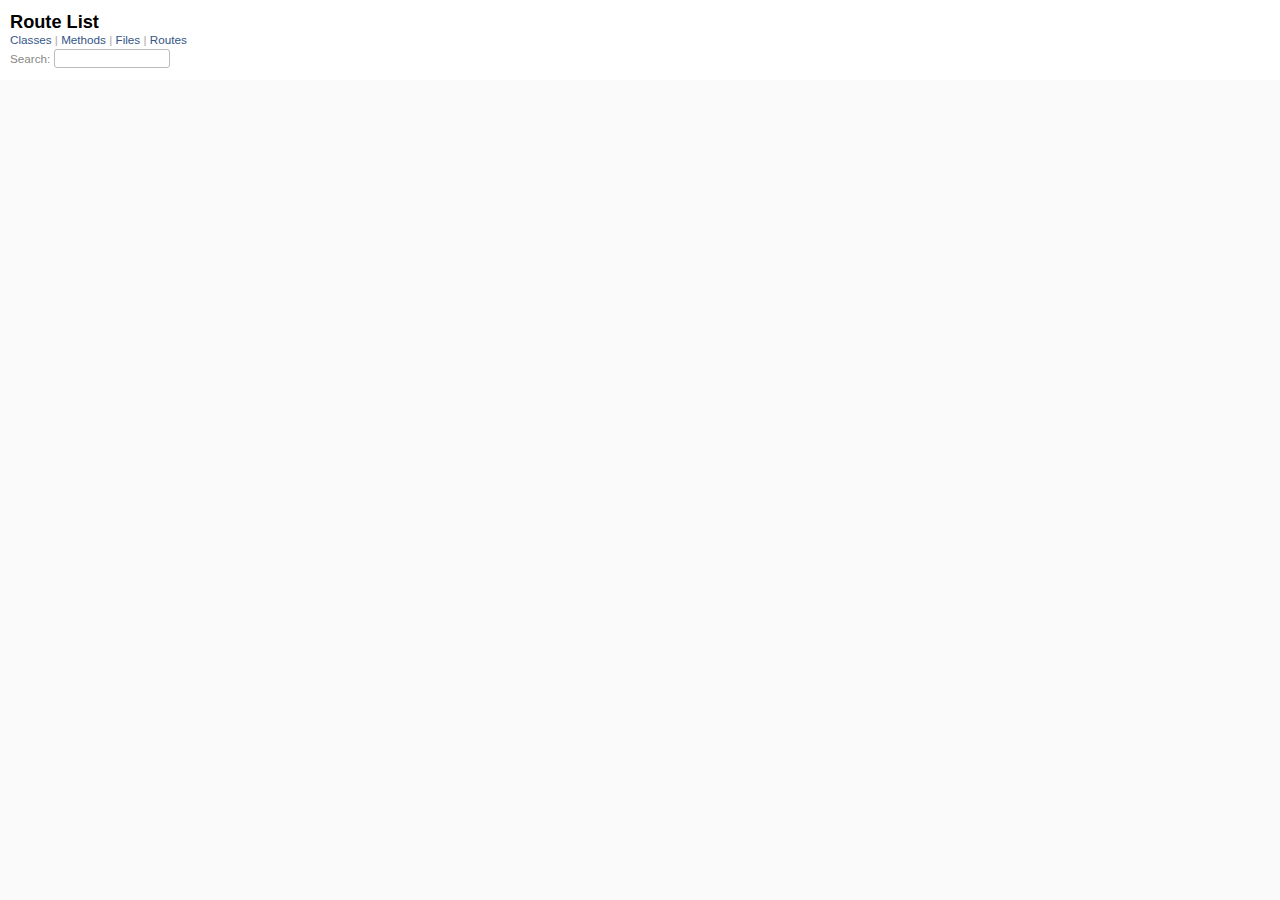
<file: doc/route_list.html>
<!DOCTYPE html>
<html>
  <head>
    <meta name="viewport" content="width=device-width, initial-scale=1.0">
    <meta charset="utf-8" />
    
      <link rel="stylesheet" href="css/full_list.css" type="text/css" media="screen" charset="utf-8" />
    
      <link rel="stylesheet" href="css/common.css" type="text/css" media="screen" charset="utf-8" />
    

    
      <script type="text/javascript" charset="utf-8" src="js/jquery.js"></script>
    
      <script type="text/javascript" charset="utf-8" src="js/full_list.js"></script>
    

    <title>Route List</title>
    <base id="base_target" target="_parent" />
  </head>
  <body>
    <div id="content">
      <div class="fixed_header">
        <h1 id="full_list_header">Route List</h1>
        <div id="full_list_nav">
          
            <span><a target="_self" href="class_list.html">
              Classes
            </a></span>
          
            <span><a target="_self" href="method_list.html">
              Methods
            </a></span>
          
            <span><a target="_self" href="file_list.html">
              Files
            </a></span>
          
            <span><a target="_self" href="route_list.html">
              Routes
            </a></span>
          
        </div>

        <div id="search">Search: <input type="text" /></div>
      </div>

      <ul id="full_list" class="class">
        


      </ul>
    </div>
  </body>
</html>
</file>
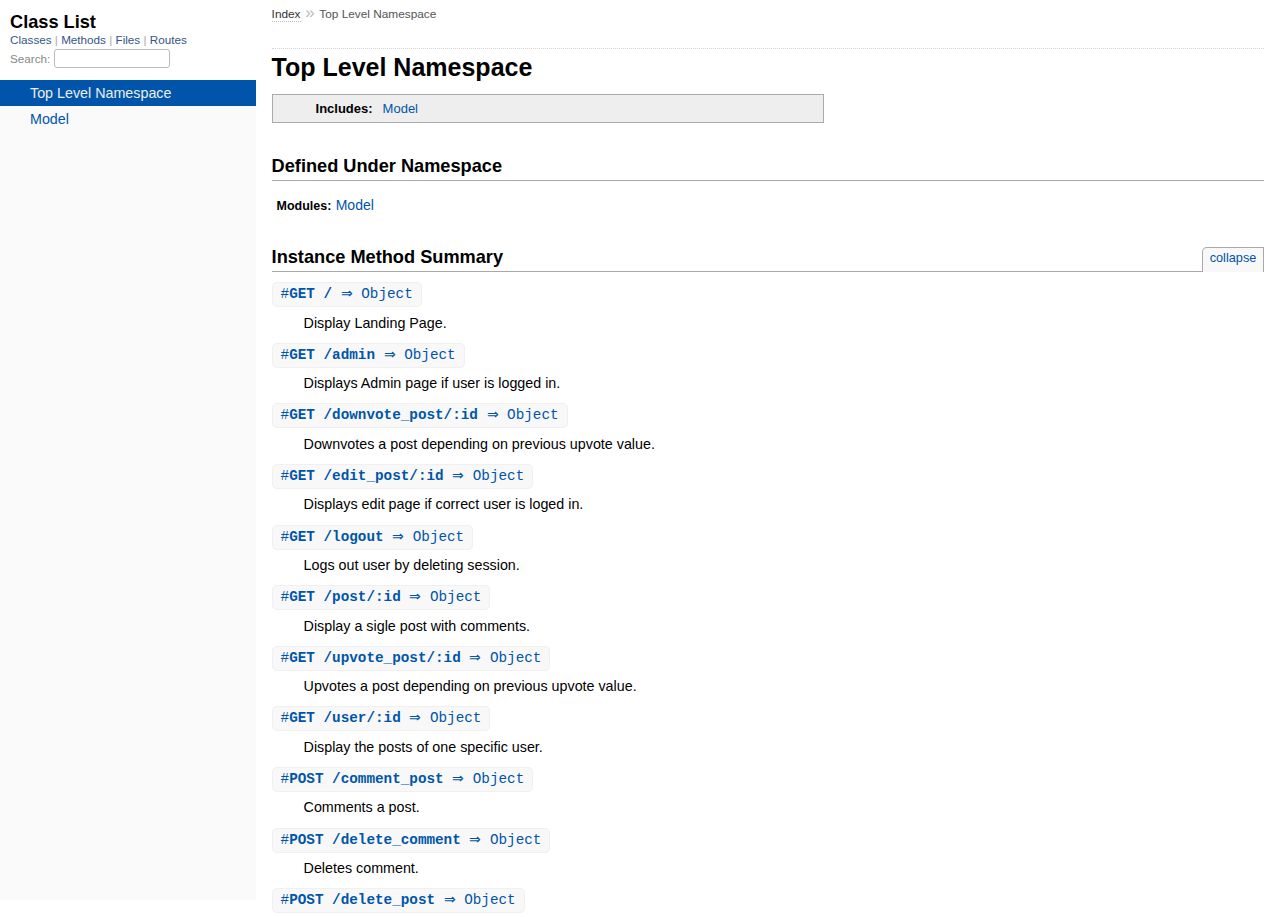
<file: doc/top-level-namespace.html>
<!DOCTYPE html>
<html>
  <head>
    <meta charset="utf-8">
<meta name="viewport" content="width=device-width, initial-scale=1.0">
<title>
  Top Level Namespace
  
    &mdash; Documentation by YARD 0.9.19
  
</title>

  <link rel="stylesheet" href="css/style.css" type="text/css" charset="utf-8" />

  <link rel="stylesheet" href="css/common.css" type="text/css" charset="utf-8" />

<script type="text/javascript" charset="utf-8">
  pathId = "";
  relpath = '';
</script>


  <script type="text/javascript" charset="utf-8" src="js/jquery.js"></script>

  <script type="text/javascript" charset="utf-8" src="js/app.js"></script>

  <script type="text/javascript" charset="utf-8" src="js/custom.js"></script>


  </head>
  <body>
    <div class="nav_wrap">
      <iframe id="nav" src="class_list.html?1"></iframe>
      <div id="resizer"></div>
    </div>

    <div id="main" tabindex="-1">
      <div id="header">
        <div id="menu">
  
    <a href="_index.html">Index</a> &raquo;
    
    
    <span class="title">Top Level Namespace</span>
  
</div>

        <div id="search">
  
    <a class="full_list_link" id="class_list_link"
        href="class_list.html">

        <svg width="24" height="24">
          <rect x="0" y="4" width="24" height="4" rx="1" ry="1"></rect>
          <rect x="0" y="12" width="24" height="4" rx="1" ry="1"></rect>
          <rect x="0" y="20" width="24" height="4" rx="1" ry="1"></rect>
        </svg>
    </a>
  
</div>
        <div class="clear"></div>
      </div>

      <div id="content"><h1>Top Level Namespace
  
  
  
</h1>
<div class="box_info">
  

  
  
  
  
  <dl>
      <dt>Includes:</dt>
      <dd><span class='object_link'><a href="Model.html" title="Model (module)">Model</a></span></dd>
  </dl>
  
  

  

  
</div>

<h2>Defined Under Namespace</h2>
<p class="children">
  
    
      <strong class="modules">Modules:</strong> <span class='object_link'><a href="Model.html" title="Model (module)">Model</a></span>
    
  
    
  
</p>







  
    <h2>
      Instance Method Summary
      <small><a href="#" class="summary_toggle">collapse</a></small>
    </h2>

    <ul class="summary">
      
        <li class="public ">
  <span class="summary_signature">
    
      <a href="top-level-namespace.html#GET__-instance_method" title="#GET / (instance method)">#<strong>GET /</strong>  &#x21d2; Object </a>
    

    
  </span>
  
  
  
  
  
  
  

  
    <span class="summary_desc"><div class='inline'>
<p>Display Landing Page.</p>
</div></span>
  
</li>

      
        <li class="public ">
  <span class="summary_signature">
    
      <a href="top-level-namespace.html#GET__admin-instance_method" title="#GET /admin (instance method)">#<strong>GET /admin</strong>  &#x21d2; Object </a>
    

    
  </span>
  
  
  
  
  
  
  

  
    <span class="summary_desc"><div class='inline'>
<p>Displays Admin page if user is logged in.</p>
</div></span>
  
</li>

      
        <li class="public ">
  <span class="summary_signature">
    
      <a href="top-level-namespace.html#GET__downvote_post__id-instance_method" title="#GET /downvote_post/:id (instance method)">#<strong>GET /downvote_post/:id</strong>  &#x21d2; Object </a>
    

    
  </span>
  
  
  
  
  
  
  

  
    <span class="summary_desc"><div class='inline'>
<p>Downvotes a post depending on previous upvote value.</p>
</div></span>
  
</li>

      
        <li class="public ">
  <span class="summary_signature">
    
      <a href="top-level-namespace.html#GET__edit_post__id-instance_method" title="#GET /edit_post/:id (instance method)">#<strong>GET /edit_post/:id</strong>  &#x21d2; Object </a>
    

    
  </span>
  
  
  
  
  
  
  

  
    <span class="summary_desc"><div class='inline'>
<p>Displays edit page if correct user is loged in.</p>
</div></span>
  
</li>

      
        <li class="public ">
  <span class="summary_signature">
    
      <a href="top-level-namespace.html#GET__logout-instance_method" title="#GET /logout (instance method)">#<strong>GET /logout</strong>  &#x21d2; Object </a>
    

    
  </span>
  
  
  
  
  
  
  

  
    <span class="summary_desc"><div class='inline'>
<p>Logs out user by deleting session.</p>
</div></span>
  
</li>

      
        <li class="public ">
  <span class="summary_signature">
    
      <a href="top-level-namespace.html#GET__post__id-instance_method" title="#GET /post/:id (instance method)">#<strong>GET /post/:id</strong>  &#x21d2; Object </a>
    

    
  </span>
  
  
  
  
  
  
  

  
    <span class="summary_desc"><div class='inline'>
<p>Display a sigle post with comments.</p>
</div></span>
  
</li>

      
        <li class="public ">
  <span class="summary_signature">
    
      <a href="top-level-namespace.html#GET__upvote_post__id-instance_method" title="#GET /upvote_post/:id (instance method)">#<strong>GET /upvote_post/:id</strong>  &#x21d2; Object </a>
    

    
  </span>
  
  
  
  
  
  
  

  
    <span class="summary_desc"><div class='inline'>
<p>Upvotes a post depending on previous upvote value.</p>
</div></span>
  
</li>

      
        <li class="public ">
  <span class="summary_signature">
    
      <a href="top-level-namespace.html#GET__user__id-instance_method" title="#GET /user/:id (instance method)">#<strong>GET /user/:id</strong>  &#x21d2; Object </a>
    

    
  </span>
  
  
  
  
  
  
  

  
    <span class="summary_desc"><div class='inline'>
<p>Display the posts of one specific user.</p>
</div></span>
  
</li>

      
        <li class="public ">
  <span class="summary_signature">
    
      <a href="top-level-namespace.html#POST__comment_post-instance_method" title="#POST /comment_post (instance method)">#<strong>POST /comment_post</strong>  &#x21d2; Object </a>
    

    
  </span>
  
  
  
  
  
  
  

  
    <span class="summary_desc"><div class='inline'>
<p>Comments a post.</p>
</div></span>
  
</li>

      
        <li class="public ">
  <span class="summary_signature">
    
      <a href="top-level-namespace.html#POST__delete_comment-instance_method" title="#POST /delete_comment (instance method)">#<strong>POST /delete_comment</strong>  &#x21d2; Object </a>
    

    
  </span>
  
  
  
  
  
  
  

  
    <span class="summary_desc"><div class='inline'>
<p>Deletes comment.</p>
</div></span>
  
</li>

      
        <li class="public ">
  <span class="summary_signature">
    
      <a href="top-level-namespace.html#POST__delete_post-instance_method" title="#POST /delete_post (instance method)">#<strong>POST /delete_post</strong>  &#x21d2; Object </a>
    

    
  </span>
  
  
  
  
  
  
  

  
    <span class="summary_desc"><div class='inline'>
<p>Deletes post if correct user is logged in.</p>
</div></span>
  
</li>

      
        <li class="public ">
  <span class="summary_signature">
    
      <a href="top-level-namespace.html#POST__edit_post_attempt-instance_method" title="#POST /edit_post_attempt (instance method)">#<strong>POST /edit_post_attempt</strong>  &#x21d2; Object </a>
    

    
  </span>
  
  
  
  
  
  
  

  
    <span class="summary_desc"><div class='inline'>
<p>Edits a post if correct user is logged in.</p>
</div></span>
  
</li>

      
        <li class="public ">
  <span class="summary_signature">
    
      <a href="top-level-namespace.html#POST__login_attempt-instance_method" title="#POST /login_attempt (instance method)">#<strong>POST /login_attempt</strong>  &#x21d2; Object </a>
    

    
  </span>
  
  
  
  
  
  
  

  
    <span class="summary_desc"><div class='inline'>
<p>Handles a login request and redirects to &#39;/&#39;.</p>
</div></span>
  
</li>

      
        <li class="public ">
  <span class="summary_signature">
    
      <a href="top-level-namespace.html#POST__post_post-instance_method" title="#POST /post_post (instance method)">#<strong>POST /post_post</strong>  &#x21d2; Object </a>
    

    
  </span>
  
  
  
  
  
  
  

  
    <span class="summary_desc"><div class='inline'>
<p>Creates a new post and redirects to &#39;/&#39;.</p>
</div></span>
  
</li>

      
        <li class="public ">
  <span class="summary_signature">
    
      <a href="top-level-namespace.html#POST__register_attempt-instance_method" title="#POST /register_attempt (instance method)">#<strong>POST /register_attempt</strong>  &#x21d2; Object </a>
    

    
  </span>
  
  
  
  
  
  
  

  
    <span class="summary_desc"><div class='inline'>
<p>Handles a register request and redirects to &#39;/&#39;.</p>
</div></span>
  
</li>

      
    </ul>
  


  
  
  
  
  
  
  
  
  <h3 class="inherited">Methods included from <span class='object_link'><a href="Model.html" title="Model (module)">Model</a></span></h3>
  <p class="inherited"><span class='object_link'><a href="Model.html#comment_post-instance_method" title="Model#comment_post (method)">#comment_post</a></span>, <span class='object_link'><a href="Model.html#delete_comment-instance_method" title="Model#delete_comment (method)">#delete_comment</a></span>, <span class='object_link'><a href="Model.html#delete_post-instance_method" title="Model#delete_post (method)">#delete_post</a></span>, <span class='object_link'><a href="Model.html#edit_post-instance_method" title="Model#edit_post (method)">#edit_post</a></span>, <span class='object_link'><a href="Model.html#fetch_1post-instance_method" title="Model#fetch_1post (method)">#fetch_1post</a></span>, <span class='object_link'><a href="Model.html#fetch_comments-instance_method" title="Model#fetch_comments (method)">#fetch_comments</a></span>, <span class='object_link'><a href="Model.html#fetch_posts-instance_method" title="Model#fetch_posts (method)">#fetch_posts</a></span>, <span class='object_link'><a href="Model.html#fetch_user_posts-instance_method" title="Model#fetch_user_posts (method)">#fetch_user_posts</a></span>, <span class='object_link'><a href="Model.html#get_user_id-instance_method" title="Model#get_user_id (method)">#get_user_id</a></span>, <span class='object_link'><a href="Model.html#login_check-instance_method" title="Model#login_check (method)">#login_check</a></span>, <span class='object_link'><a href="Model.html#post_owner-instance_method" title="Model#post_owner (method)">#post_owner</a></span>, <span class='object_link'><a href="Model.html#post_post-instance_method" title="Model#post_post (method)">#post_post</a></span>, <span class='object_link'><a href="Model.html#previous_post_vote-instance_method" title="Model#previous_post_vote (method)">#previous_post_vote</a></span>, <span class='object_link'><a href="Model.html#register-instance_method" title="Model#register (method)">#register</a></span>, <span class='object_link'><a href="Model.html#vote_post-instance_method" title="Model#vote_post (method)">#vote_post</a></span></p>


  <div id="instance_method_details" class="method_details_list">
    <h2>Instance Method Details</h2>

    
      <div class="method_details first">
  <h3 class="signature first" id="GET__-instance_method">
  
    #<strong>GET /</strong>  &#x21d2; <tt>Object</tt> 
  

  

  
</h3><div class="docstring">
  <div class="discussion">
    
<p>Display Landing Page</p>


  </div>
</div>
<div class="tags">
  

  <p class="tag_title">See Also:</p>
  <ul class="see">
    
      <li><span class='object_link'><a href="Model.html#fetch_posts-instance_method" title="Model#fetch_posts (method)">Model#fetch_posts</a></span></li>
    
  </ul>



</div><table class="source_code">
  <tr>
    <td>
      <pre class="lines">


12
13
14
15
16
17</pre>
    </td>
    <td>
      <pre class="code"><span class="info file"># File 'app.rb', line 12</span>

<span class='id identifier rubyid_get'>get</span><span class='lparen'>(</span><span class='tstring'><span class='tstring_beg'>&#39;</span><span class='tstring_content'>/</span><span class='tstring_end'>&#39;</span></span><span class='rparen'>)</span> <span class='kw'>do</span>
    <span class='id identifier rubyid_result'>result</span> <span class='op'>=</span> <span class='id identifier rubyid_fetch_posts'><span class='object_link'><a href="Model.html#fetch_posts-instance_method" title="Model#fetch_posts (method)">fetch_posts</a></span></span><span class='lparen'>(</span><span class='rparen'>)</span>
    <span class='id identifier rubyid_slim'>slim</span><span class='lparen'>(</span><span class='symbol'>:index</span><span class='comma'>,</span> <span class='label'>locals:</span><span class='lbrace'>{</span>
        <span class='label'>posts:</span> <span class='id identifier rubyid_result'>result</span>
    <span class='rbrace'>}</span><span class='rparen'>)</span>
<span class='kw'>end</span></pre>
    </td>
  </tr>
</table>
</div>
    
      <div class="method_details ">
  <h3 class="signature " id="GET__admin-instance_method">
  
    #<strong>GET /admin</strong>  &#x21d2; <tt>Object</tt> 
  

  

  
</h3><div class="docstring">
  <div class="discussion">
    
<p>Displays Admin page if user is logged in</p>


  </div>
</div>
<div class="tags">
  

  <p class="tag_title">See Also:</p>
  <ul class="see">
    
      <li><span class='object_link'><a href="Model.html#fetch_user_posts-instance_method" title="Model#fetch_user_posts (method)">Model#fetch_user_posts</a></span></li>
    
  </ul>



</div><table class="source_code">
  <tr>
    <td>
      <pre class="lines">


73
74
75
76
77
78
79
80
81
82</pre>
    </td>
    <td>
      <pre class="code"><span class="info file"># File 'app.rb', line 73</span>

<span class='id identifier rubyid_get'>get</span><span class='lparen'>(</span><span class='tstring'><span class='tstring_beg'>&#39;</span><span class='tstring_content'>/admin</span><span class='tstring_end'>&#39;</span></span><span class='rparen'>)</span> <span class='kw'>do</span>
    <span class='kw'>if</span> <span class='id identifier rubyid_session'>session</span><span class='lbracket'>[</span><span class='symbol'>:logged_in</span><span class='rbracket'>]</span> <span class='op'>==</span> <span class='kw'>true</span>
        <span class='id identifier rubyid_posts'>posts</span> <span class='op'>=</span> <span class='id identifier rubyid_fetch_user_posts'><span class='object_link'><a href="Model.html#fetch_user_posts-instance_method" title="Model#fetch_user_posts (method)">fetch_user_posts</a></span></span><span class='lparen'>(</span><span class='id identifier rubyid_session'>session</span><span class='lbracket'>[</span><span class='symbol'>:user_id</span><span class='rbracket'>]</span><span class='rparen'>)</span>
        <span class='id identifier rubyid_slim'>slim</span><span class='lparen'>(</span><span class='symbol'>:admin</span><span class='comma'>,</span> <span class='label'>locals:</span><span class='lbrace'>{</span>
            <span class='label'>posts:</span> <span class='id identifier rubyid_posts'>posts</span>
        <span class='rbrace'>}</span><span class='rparen'>)</span>
    <span class='kw'>else</span>
        <span class='id identifier rubyid_redirect'>redirect</span><span class='lparen'>(</span><span class='tstring'><span class='tstring_beg'>&#39;</span><span class='tstring_content'>/</span><span class='tstring_end'>&#39;</span></span><span class='rparen'>)</span>
    <span class='kw'>end</span>
<span class='kw'>end</span></pre>
    </td>
  </tr>
</table>
</div>
    
      <div class="method_details ">
  <h3 class="signature " id="GET__downvote_post__id-instance_method">
  
    #<strong>GET /downvote_post/:id</strong>  &#x21d2; <tt>Object</tt> 
  

  

  
</h3><div class="docstring">
  <div class="discussion">
    
<p>Downvotes a post depending on previous upvote value</p>


  </div>
</div>
<div class="tags">
  <p class="tag_title">Parameters:</p>
<ul class="param">
  
    <li>
      
        <span class='name'>:id,</span>
      
      
        <span class='type'>(<tt>Integer</tt>)</span>
      
      
      
        &mdash;
        <div class='inline'>
<p>post_id to be downvoted</p>
</div>
      
    </li>
  
</ul>


  <p class="tag_title">See Also:</p>
  <ul class="see">
    
      <li>Model#previos_post_vote</li>
    
      <li><span class='object_link'><a href="Model.html#vote_post-instance_method" title="Model#vote_post (method)">Model#vote_post</a></span></li>
    
  </ul>



</div><table class="source_code">
  <tr>
    <td>
      <pre class="lines">


108
109
110
111
112
113
114
115
116
117
118</pre>
    </td>
    <td>
      <pre class="code"><span class="info file"># File 'app.rb', line 108</span>

<span class='id identifier rubyid_get'>get</span><span class='lparen'>(</span><span class='tstring'><span class='tstring_beg'>&#39;</span><span class='tstring_content'>/downvote_post/:id</span><span class='tstring_end'>&#39;</span></span><span class='rparen'>)</span> <span class='kw'>do</span>
    <span class='id identifier rubyid_vote_value'>vote_value</span> <span class='op'>=</span> <span class='id identifier rubyid_previous_post_vote'><span class='object_link'><a href="Model.html#previous_post_vote-instance_method" title="Model#previous_post_vote (method)">previous_post_vote</a></span></span><span class='lparen'>(</span><span class='id identifier rubyid_params'>params</span><span class='lbracket'>[</span><span class='tstring'><span class='tstring_beg'>&quot;</span><span class='tstring_content'>id</span><span class='tstring_end'>&quot;</span></span><span class='rbracket'>]</span><span class='comma'>,</span> <span class='id identifier rubyid_session'>session</span><span class='lbracket'>[</span><span class='symbol'>:user_id</span><span class='rbracket'>]</span><span class='rparen'>)</span>
    <span class='kw'>if</span>  <span class='id identifier rubyid_vote_value'>vote_value</span> <span class='op'>==</span> <span class='op'>-</span><span class='int'>1</span>
        <span class='id identifier rubyid_vote_post'><span class='object_link'><a href="Model.html#vote_post-instance_method" title="Model#vote_post (method)">vote_post</a></span></span><span class='lparen'>(</span><span class='id identifier rubyid_params'>params</span><span class='lbracket'>[</span><span class='tstring'><span class='tstring_beg'>&quot;</span><span class='tstring_content'>id</span><span class='tstring_end'>&quot;</span></span><span class='rbracket'>]</span><span class='comma'>,</span> <span class='id identifier rubyid_session'>session</span><span class='lbracket'>[</span><span class='symbol'>:user_id</span><span class='rbracket'>]</span><span class='comma'>,</span> <span class='int'>0</span><span class='comma'>,</span> <span class='int'>1</span><span class='rparen'>)</span>
    <span class='kw'>elsif</span> <span class='id identifier rubyid_vote_value'>vote_value</span> <span class='op'>==</span> <span class='int'>1</span>
        <span class='id identifier rubyid_vote_post'><span class='object_link'><a href="Model.html#vote_post-instance_method" title="Model#vote_post (method)">vote_post</a></span></span><span class='lparen'>(</span><span class='id identifier rubyid_params'>params</span><span class='lbracket'>[</span><span class='tstring'><span class='tstring_beg'>&quot;</span><span class='tstring_content'>id</span><span class='tstring_end'>&quot;</span></span><span class='rbracket'>]</span><span class='comma'>,</span> <span class='id identifier rubyid_session'>session</span><span class='lbracket'>[</span><span class='symbol'>:user_id</span><span class='rbracket'>]</span><span class='comma'>,</span> <span class='op'>-</span><span class='int'>1</span><span class='comma'>,</span> <span class='op'>-</span><span class='int'>2</span><span class='rparen'>)</span>
    <span class='kw'>elsif</span> <span class='id identifier rubyid_session'>session</span><span class='lbracket'>[</span><span class='symbol'>:logged_in</span><span class='rbracket'>]</span> <span class='op'>==</span> <span class='kw'>true</span>
        <span class='id identifier rubyid_vote_post'><span class='object_link'><a href="Model.html#vote_post-instance_method" title="Model#vote_post (method)">vote_post</a></span></span><span class='lparen'>(</span><span class='id identifier rubyid_params'>params</span><span class='lbracket'>[</span><span class='tstring'><span class='tstring_beg'>&quot;</span><span class='tstring_content'>id</span><span class='tstring_end'>&quot;</span></span><span class='rbracket'>]</span><span class='comma'>,</span> <span class='id identifier rubyid_session'>session</span><span class='lbracket'>[</span><span class='symbol'>:user_id</span><span class='rbracket'>]</span><span class='comma'>,</span> <span class='op'>-</span><span class='int'>1</span><span class='comma'>,</span> <span class='op'>-</span><span class='int'>1</span><span class='rparen'>)</span>
    <span class='kw'>end</span>
    <span class='id identifier rubyid_redirect'>redirect</span> <span class='id identifier rubyid_back'>back</span>
<span class='kw'>end</span></pre>
    </td>
  </tr>
</table>
</div>
    
      <div class="method_details ">
  <h3 class="signature " id="GET__edit_post__id-instance_method">
  
    #<strong>GET /edit_post/:id</strong>  &#x21d2; <tt>Object</tt> 
  

  

  
</h3><div class="docstring">
  <div class="discussion">
    
<p>Displays edit page if correct user is loged in</p>


  </div>
</div>
<div class="tags">
  <p class="tag_title">Parameters:</p>
<ul class="param">
  
    <li>
      
        <span class='name'>id,</span>
      
      
        <span class='type'>(<tt>Integer</tt>)</span>
      
      
      
        &mdash;
        <div class='inline'>
<p>post_id of post to be edited</p>
</div>
      
    </li>
  
</ul>


  <p class="tag_title">See Also:</p>
  <ul class="see">
    
      <li><span class='object_link'><a href="Model.html#post_owner-instance_method" title="Model#post_owner (method)">Model#post_owner</a></span></li>
    
      <li><span class='object_link'><a href="Model.html#fetch_1post-instance_method" title="Model#fetch_1post (method)">Model#fetch_1post</a></span></li>
    
  </ul>



</div><table class="source_code">
  <tr>
    <td>
      <pre class="lines">


195
196
197
198
199
200
201</pre>
    </td>
    <td>
      <pre class="code"><span class="info file"># File 'app.rb', line 195</span>

<span class='id identifier rubyid_get'>get</span><span class='lparen'>(</span><span class='tstring'><span class='tstring_beg'>&#39;</span><span class='tstring_content'>/edit_post/:id</span><span class='tstring_end'>&#39;</span></span><span class='rparen'>)</span> <span class='kw'>do</span> 
    <span class='kw'>if</span> <span class='id identifier rubyid_post_owner'><span class='object_link'><a href="Model.html#post_owner-instance_method" title="Model#post_owner (method)">post_owner</a></span></span><span class='lparen'>(</span><span class='id identifier rubyid_params'>params</span><span class='lbracket'>[</span><span class='tstring'><span class='tstring_beg'>&quot;</span><span class='tstring_content'>id</span><span class='tstring_end'>&quot;</span></span><span class='rbracket'>]</span><span class='comma'>,</span> <span class='id identifier rubyid_session'>session</span><span class='lbracket'>[</span><span class='symbol'>:user_id</span><span class='rbracket'>]</span><span class='rparen'>)</span> <span class='op'>==</span> <span class='kw'>true</span>
        <span class='id identifier rubyid_result'>result</span> <span class='op'>=</span> <span class='id identifier rubyid_fetch_1post'><span class='object_link'><a href="Model.html#fetch_1post-instance_method" title="Model#fetch_1post (method)">fetch_1post</a></span></span><span class='lparen'>(</span><span class='id identifier rubyid_params'>params</span><span class='lbracket'>[</span><span class='tstring'><span class='tstring_beg'>&quot;</span><span class='tstring_content'>id</span><span class='tstring_end'>&quot;</span></span><span class='rbracket'>]</span><span class='rparen'>)</span>
        <span class='id identifier rubyid_slim'>slim</span><span class='lparen'>(</span><span class='symbol'>:edit_post</span><span class='comma'>,</span> <span class='label'>locals:</span><span class='lbrace'>{</span>
            <span class='label'>post:</span> <span class='id identifier rubyid_result'>result</span><span class='lbracket'>[</span><span class='int'>0</span><span class='rbracket'>]</span><span class='rbrace'>}</span> <span class='rparen'>)</span>
    <span class='kw'>end</span>
<span class='kw'>end</span></pre>
    </td>
  </tr>
</table>
</div>
    
      <div class="method_details ">
  <h3 class="signature " id="GET__logout-instance_method">
  
    #<strong>GET /logout</strong>  &#x21d2; <tt>Object</tt> 
  

  

  
</h3><div class="docstring">
  <div class="discussion">
    
<p>Logs out user by deleting session</p>


  </div>
</div>
<div class="tags">
  



</div><table class="source_code">
  <tr>
    <td>
      <pre class="lines">


65
66
67
68</pre>
    </td>
    <td>
      <pre class="code"><span class="info file"># File 'app.rb', line 65</span>

<span class='id identifier rubyid_get'>get</span><span class='lparen'>(</span><span class='tstring'><span class='tstring_beg'>&#39;</span><span class='tstring_content'>/logout</span><span class='tstring_end'>&#39;</span></span><span class='rparen'>)</span> <span class='kw'>do</span>
    <span class='id identifier rubyid_session'>session</span><span class='period'>.</span><span class='id identifier rubyid_clear'>clear</span>
    <span class='id identifier rubyid_redirect'>redirect</span><span class='lparen'>(</span><span class='tstring'><span class='tstring_beg'>&#39;</span><span class='tstring_content'>/</span><span class='tstring_end'>&#39;</span></span><span class='rparen'>)</span>
<span class='kw'>end</span></pre>
    </td>
  </tr>
</table>
</div>
    
      <div class="method_details ">
  <h3 class="signature " id="GET__post__id-instance_method">
  
    #<strong>GET /post/:id</strong>  &#x21d2; <tt>Object</tt> 
  

  

  
</h3><div class="docstring">
  <div class="discussion">
    
<p>Display a sigle post with comments</p>


  </div>
</div>
<div class="tags">
  <p class="tag_title">Parameters:</p>
<ul class="param">
  
    <li>
      
        <span class='name'>:id,</span>
      
      
        <span class='type'>(<tt>Integer</tt>)</span>
      
      
      
        &mdash;
        <div class='inline'>
<p>post_id to be displayed</p>
</div>
      
    </li>
  
</ul>


  <p class="tag_title">See Also:</p>
  <ul class="see">
    
      <li><span class='object_link'><a href="Model.html#fetch_1post-instance_method" title="Model#fetch_1post (method)">Model#fetch_1post</a></span></li>
    
      <li><span class='object_link'><a href="Model.html#fetch_comments-instance_method" title="Model#fetch_comments (method)">Model#fetch_comments</a></span></li>
    
  </ul>



</div><table class="source_code">
  <tr>
    <td>
      <pre class="lines">


126
127
128
129
130
131
132
133
134
135
136</pre>
    </td>
    <td>
      <pre class="code"><span class="info file"># File 'app.rb', line 126</span>

<span class='id identifier rubyid_get'>get</span><span class='lparen'>(</span><span class='tstring'><span class='tstring_beg'>&#39;</span><span class='tstring_content'>/post/:id</span><span class='tstring_end'>&#39;</span></span><span class='rparen'>)</span> <span class='kw'>do</span>
    <span class='id identifier rubyid_post'>post</span> <span class='op'>=</span> <span class='id identifier rubyid_fetch_1post'><span class='object_link'><a href="Model.html#fetch_1post-instance_method" title="Model#fetch_1post (method)">fetch_1post</a></span></span><span class='lparen'>(</span><span class='id identifier rubyid_params'>params</span><span class='lbracket'>[</span><span class='tstring'><span class='tstring_beg'>&quot;</span><span class='tstring_content'>id</span><span class='tstring_end'>&quot;</span></span><span class='rbracket'>]</span><span class='rparen'>)</span>
    <span class='kw'>if</span> <span class='id identifier rubyid_post'>post</span><span class='period'>.</span><span class='id identifier rubyid_length'>length</span> <span class='op'>==</span> <span class='int'>0</span>
        <span class='id identifier rubyid_redirect'>redirect</span><span class='lparen'>(</span><span class='tstring'><span class='tstring_beg'>&#39;</span><span class='tstring_content'>/</span><span class='tstring_end'>&#39;</span></span><span class='rparen'>)</span>
    <span class='kw'>end</span>
    <span class='id identifier rubyid_comments'>comments</span> <span class='op'>=</span> <span class='id identifier rubyid_fetch_comments'><span class='object_link'><a href="Model.html#fetch_comments-instance_method" title="Model#fetch_comments (method)">fetch_comments</a></span></span><span class='lparen'>(</span><span class='id identifier rubyid_params'>params</span><span class='lbracket'>[</span><span class='tstring'><span class='tstring_beg'>&quot;</span><span class='tstring_content'>id</span><span class='tstring_end'>&quot;</span></span><span class='rbracket'>]</span><span class='rparen'>)</span>
    <span class='id identifier rubyid_slim'>slim</span><span class='lparen'>(</span><span class='symbol'>:post</span><span class='comma'>,</span> <span class='label'>locals:</span><span class='lbrace'>{</span>
        <span class='label'>post:</span> <span class='id identifier rubyid_post'>post</span><span class='lbracket'>[</span><span class='int'>0</span><span class='rbracket'>]</span><span class='comma'>,</span>
        <span class='label'>comments:</span> <span class='id identifier rubyid_comments'>comments</span>
    <span class='rbrace'>}</span><span class='rparen'>)</span>
<span class='kw'>end</span></pre>
    </td>
  </tr>
</table>
</div>
    
      <div class="method_details ">
  <h3 class="signature " id="GET__upvote_post__id-instance_method">
  
    #<strong>GET /upvote_post/:id</strong>  &#x21d2; <tt>Object</tt> 
  

  

  
</h3><div class="docstring">
  <div class="discussion">
    
<p>Upvotes a post depending on previous upvote value</p>


  </div>
</div>
<div class="tags">
  <p class="tag_title">Parameters:</p>
<ul class="param">
  
    <li>
      
        <span class='name'>:id,</span>
      
      
        <span class='type'>(<tt>Integer</tt>)</span>
      
      
      
        &mdash;
        <div class='inline'>
<p>post_id to be upvoted</p>
</div>
      
    </li>
  
</ul>


  <p class="tag_title">See Also:</p>
  <ul class="see">
    
      <li>Model#previos_post_vote</li>
    
      <li>MOdel#vote_post</li>
    
  </ul>



</div><table class="source_code">
  <tr>
    <td>
      <pre class="lines">


90
91
92
93
94
95
96
97
98
99
100</pre>
    </td>
    <td>
      <pre class="code"><span class="info file"># File 'app.rb', line 90</span>

<span class='id identifier rubyid_get'>get</span><span class='lparen'>(</span><span class='tstring'><span class='tstring_beg'>&#39;</span><span class='tstring_content'>/upvote_post/:id</span><span class='tstring_end'>&#39;</span></span><span class='rparen'>)</span> <span class='kw'>do</span>
    <span class='id identifier rubyid_vote_value'>vote_value</span> <span class='op'>=</span> <span class='id identifier rubyid_previous_post_vote'><span class='object_link'><a href="Model.html#previous_post_vote-instance_method" title="Model#previous_post_vote (method)">previous_post_vote</a></span></span><span class='lparen'>(</span><span class='id identifier rubyid_params'>params</span><span class='lbracket'>[</span><span class='tstring'><span class='tstring_beg'>&quot;</span><span class='tstring_content'>id</span><span class='tstring_end'>&quot;</span></span><span class='rbracket'>]</span><span class='comma'>,</span> <span class='id identifier rubyid_session'>session</span><span class='lbracket'>[</span><span class='symbol'>:user_id</span><span class='rbracket'>]</span><span class='rparen'>)</span>
    <span class='kw'>if</span> <span class='id identifier rubyid_vote_value'>vote_value</span> <span class='op'>==</span> <span class='int'>1</span>
        <span class='id identifier rubyid_vote_post'><span class='object_link'><a href="Model.html#vote_post-instance_method" title="Model#vote_post (method)">vote_post</a></span></span><span class='lparen'>(</span><span class='id identifier rubyid_params'>params</span><span class='lbracket'>[</span><span class='tstring'><span class='tstring_beg'>&quot;</span><span class='tstring_content'>id</span><span class='tstring_end'>&quot;</span></span><span class='rbracket'>]</span><span class='comma'>,</span> <span class='id identifier rubyid_session'>session</span><span class='lbracket'>[</span><span class='symbol'>:user_id</span><span class='rbracket'>]</span><span class='comma'>,</span> <span class='int'>0</span><span class='comma'>,</span> <span class='op'>-</span><span class='int'>1</span><span class='rparen'>)</span>
    <span class='kw'>elsif</span> <span class='id identifier rubyid_vote_value'>vote_value</span> <span class='op'>==</span> <span class='op'>-</span><span class='int'>1</span>
        <span class='id identifier rubyid_vote_post'><span class='object_link'><a href="Model.html#vote_post-instance_method" title="Model#vote_post (method)">vote_post</a></span></span><span class='lparen'>(</span><span class='id identifier rubyid_params'>params</span><span class='lbracket'>[</span><span class='tstring'><span class='tstring_beg'>&quot;</span><span class='tstring_content'>id</span><span class='tstring_end'>&quot;</span></span><span class='rbracket'>]</span><span class='comma'>,</span> <span class='id identifier rubyid_session'>session</span><span class='lbracket'>[</span><span class='symbol'>:user_id</span><span class='rbracket'>]</span><span class='comma'>,</span> <span class='int'>1</span><span class='comma'>,</span> <span class='int'>2</span><span class='rparen'>)</span>
    <span class='kw'>elsif</span> <span class='id identifier rubyid_session'>session</span><span class='lbracket'>[</span><span class='symbol'>:logged_in</span><span class='rbracket'>]</span> <span class='op'>==</span> <span class='kw'>true</span>
        <span class='id identifier rubyid_vote_post'><span class='object_link'><a href="Model.html#vote_post-instance_method" title="Model#vote_post (method)">vote_post</a></span></span><span class='lparen'>(</span><span class='id identifier rubyid_params'>params</span><span class='lbracket'>[</span><span class='tstring'><span class='tstring_beg'>&quot;</span><span class='tstring_content'>id</span><span class='tstring_end'>&quot;</span></span><span class='rbracket'>]</span><span class='comma'>,</span> <span class='id identifier rubyid_session'>session</span><span class='lbracket'>[</span><span class='symbol'>:user_id</span><span class='rbracket'>]</span><span class='comma'>,</span> <span class='int'>1</span><span class='comma'>,</span> <span class='int'>1</span><span class='rparen'>)</span>
    <span class='kw'>end</span>
    <span class='id identifier rubyid_redirect'>redirect</span> <span class='id identifier rubyid_back'>back</span>
<span class='kw'>end</span></pre>
    </td>
  </tr>
</table>
</div>
    
      <div class="method_details ">
  <h3 class="signature " id="GET__user__id-instance_method">
  
    #<strong>GET /user/:id</strong>  &#x21d2; <tt>Object</tt> 
  

  

  
</h3><div class="docstring">
  <div class="discussion">
    
<p>Display the posts of one specific user</p>


  </div>
</div>
<div class="tags">
  <p class="tag_title">Parameters:</p>
<ul class="param">
  
    <li>
      
        <span class='name'>:id,</span>
      
      
        <span class='type'>(<tt>Integer</tt>)</span>
      
      
      
        &mdash;
        <div class='inline'>
<p>user_id of user to view</p>
</div>
      
    </li>
  
</ul>


  <p class="tag_title">See Also:</p>
  <ul class="see">
    
      <li><span class='object_link'><a href="Model.html#fetch_user_posts-instance_method" title="Model#fetch_user_posts (method)">Model#fetch_user_posts</a></span></li>
    
  </ul>



</div><table class="source_code">
  <tr>
    <td>
      <pre class="lines">


143
144
145
146
147
148
149
150
151</pre>
    </td>
    <td>
      <pre class="code"><span class="info file"># File 'app.rb', line 143</span>

<span class='id identifier rubyid_get'>get</span><span class='lparen'>(</span><span class='tstring'><span class='tstring_beg'>&#39;</span><span class='tstring_content'>/user/:id</span><span class='tstring_end'>&#39;</span></span><span class='rparen'>)</span> <span class='kw'>do</span>
    <span class='id identifier rubyid_posts'>posts</span> <span class='op'>=</span> <span class='id identifier rubyid_fetch_user_posts'><span class='object_link'><a href="Model.html#fetch_user_posts-instance_method" title="Model#fetch_user_posts (method)">fetch_user_posts</a></span></span><span class='lparen'>(</span><span class='id identifier rubyid_params'>params</span><span class='lbracket'>[</span><span class='tstring'><span class='tstring_beg'>&quot;</span><span class='tstring_content'>id</span><span class='tstring_end'>&quot;</span></span><span class='rbracket'>]</span><span class='rparen'>)</span>
    <span class='kw'>if</span> <span class='id identifier rubyid_posts'>posts</span><span class='period'>.</span><span class='id identifier rubyid_length'>length</span> <span class='op'>==</span> <span class='int'>0</span>
        <span class='id identifier rubyid_redirect'>redirect</span><span class='lparen'>(</span><span class='tstring'><span class='tstring_beg'>&#39;</span><span class='tstring_content'>/</span><span class='tstring_end'>&#39;</span></span><span class='rparen'>)</span>
    <span class='kw'>end</span>
    <span class='id identifier rubyid_slim'>slim</span><span class='lparen'>(</span><span class='symbol'>:user</span><span class='comma'>,</span> <span class='label'>locals:</span><span class='lbrace'>{</span>
        <span class='label'>posts:</span> <span class='id identifier rubyid_posts'>posts</span>
    <span class='rbrace'>}</span><span class='rparen'>)</span>
<span class='kw'>end</span></pre>
    </td>
  </tr>
</table>
</div>
    
      <div class="method_details ">
  <h3 class="signature " id="POST__comment_post-instance_method">
  
    #<strong>POST /comment_post</strong>  &#x21d2; <tt>Object</tt> 
  

  

  
</h3><div class="docstring">
  <div class="discussion">
    
<p>Comments a post</p>


  </div>
</div>
<div class="tags">
  <p class="tag_title">Parameters:</p>
<ul class="param">
  
    <li>
      
        <span class='name'>post_id,</span>
      
      
        <span class='type'>(<tt>Integer</tt>)</span>
      
      
      
        &mdash;
        <div class='inline'>
<p>the id of the parent post of the comment</p>
</div>
      
    </li>
  
    <li>
      
        <span class='name'>comment,</span>
      
      
        <span class='type'>(<tt>String</tt>)</span>
      
      
      
        &mdash;
        <div class='inline'>
<p>the comment</p>
</div>
      
    </li>
  
</ul>


  <p class="tag_title">See Also:</p>
  <ul class="see">
    
      <li><span class='object_link'><a href="Model.html#comment_post-instance_method" title="Model#comment_post (method)">Model#comment_post</a></span></li>
    
  </ul>



</div><table class="source_code">
  <tr>
    <td>
      <pre class="lines">


172
173
174
175
176
177</pre>
    </td>
    <td>
      <pre class="code"><span class="info file"># File 'app.rb', line 172</span>

<span class='id identifier rubyid_post'>post</span><span class='lparen'>(</span><span class='tstring'><span class='tstring_beg'>&#39;</span><span class='tstring_content'>/comment_post</span><span class='tstring_end'>&#39;</span></span><span class='rparen'>)</span> <span class='kw'>do</span>
    <span class='kw'>if</span> <span class='id identifier rubyid_session'>session</span><span class='lbracket'>[</span><span class='symbol'>:logged_in</span><span class='rbracket'>]</span> <span class='op'>==</span> <span class='kw'>true</span>
        <span class='id identifier rubyid_comment_post'><span class='object_link'><a href="Model.html#comment_post-instance_method" title="Model#comment_post (method)">comment_post</a></span></span><span class='lparen'>(</span><span class='id identifier rubyid_params'>params</span><span class='lbracket'>[</span><span class='tstring'><span class='tstring_beg'>&quot;</span><span class='tstring_content'>post_id</span><span class='tstring_end'>&quot;</span></span><span class='rbracket'>]</span><span class='comma'>,</span> <span class='id identifier rubyid_session'>session</span><span class='lbracket'>[</span><span class='symbol'>:user_id</span><span class='rbracket'>]</span><span class='comma'>,</span> <span class='id identifier rubyid_params'>params</span><span class='lbracket'>[</span><span class='tstring'><span class='tstring_beg'>&quot;</span><span class='tstring_content'>comment</span><span class='tstring_end'>&quot;</span></span><span class='rbracket'>]</span><span class='comma'>,</span> <span class='id identifier rubyid_session'>session</span><span class='lbracket'>[</span><span class='symbol'>:username</span><span class='rbracket'>]</span><span class='rparen'>)</span>
    <span class='kw'>end</span>
    <span class='id identifier rubyid_redirect'>redirect</span> <span class='id identifier rubyid_back'>back</span>
<span class='kw'>end</span></pre>
    </td>
  </tr>
</table>
</div>
    
      <div class="method_details ">
  <h3 class="signature " id="POST__delete_comment-instance_method">
  
    #<strong>POST /delete_comment</strong>  &#x21d2; <tt>Object</tt> 
  

  

  
</h3><div class="docstring">
  <div class="discussion">
    
<p>Deletes comment</p>


  </div>
</div>
<div class="tags">
  <p class="tag_title">Parameters:</p>
<ul class="param">
  
    <li>
      
        <span class='name'>comment_id,</span>
      
      
        <span class='type'>(<tt>Integer</tt>)</span>
      
      
      
        &mdash;
        <div class='inline'>
<p>id of comment to be deleted</p>
</div>
      
    </li>
  
</ul>


  <p class="tag_title">See Also:</p>
  <ul class="see">
    
      <li><span class='object_link'><a href="Model.html#delete_comment-instance_method" title="Model#delete_comment (method)">Model#delete_comment</a></span></li>
    
  </ul>



</div><table class="source_code">
  <tr>
    <td>
      <pre class="lines">


184
185
186
187</pre>
    </td>
    <td>
      <pre class="code"><span class="info file"># File 'app.rb', line 184</span>

<span class='id identifier rubyid_post'>post</span><span class='lparen'>(</span><span class='tstring'><span class='tstring_beg'>&#39;</span><span class='tstring_content'>/delete_comment</span><span class='tstring_end'>&#39;</span></span><span class='rparen'>)</span> <span class='kw'>do</span>
    <span class='id identifier rubyid_delete_comment'><span class='object_link'><a href="Model.html#delete_comment-instance_method" title="Model#delete_comment (method)">delete_comment</a></span></span><span class='lparen'>(</span><span class='id identifier rubyid_params'>params</span><span class='lbracket'>[</span><span class='tstring'><span class='tstring_beg'>&quot;</span><span class='tstring_content'>comment_id</span><span class='tstring_end'>&quot;</span></span><span class='rbracket'>]</span><span class='period'>.</span><span class='id identifier rubyid_to_i'>to_i</span><span class='rparen'>)</span>
    <span class='id identifier rubyid_redirect'>redirect</span> <span class='id identifier rubyid_back'>back</span>
<span class='kw'>end</span></pre>
    </td>
  </tr>
</table>
</div>
    
      <div class="method_details ">
  <h3 class="signature " id="POST__delete_post-instance_method">
  
    #<strong>POST /delete_post</strong>  &#x21d2; <tt>Object</tt> 
  

  

  
</h3><div class="docstring">
  <div class="discussion">
    
<p>Deletes post if correct user is logged in</p>


  </div>
</div>
<div class="tags">
  <p class="tag_title">Parameters:</p>
<ul class="param">
  
    <li>
      
        <span class='name'>post_id,</span>
      
      
        <span class='type'>(<tt>Integer</tt>)</span>
      
      
      
        &mdash;
        <div class='inline'>
<p>post_id of post to be deleted</p>
</div>
      
    </li>
  
</ul>


  <p class="tag_title">See Also:</p>
  <ul class="see">
    
      <li><span class='object_link'><a href="Model.html#post_owner-instance_method" title="Model#post_owner (method)">Model#post_owner</a></span></li>
    
      <li><span class='object_link'><a href="Model.html#delete_post-instance_method" title="Model#delete_post (method)">Model#delete_post</a></span></li>
    
  </ul>



</div><table class="source_code">
  <tr>
    <td>
      <pre class="lines">


159
160
161
162
163
164</pre>
    </td>
    <td>
      <pre class="code"><span class="info file"># File 'app.rb', line 159</span>

<span class='id identifier rubyid_post'>post</span><span class='lparen'>(</span><span class='tstring'><span class='tstring_beg'>&#39;</span><span class='tstring_content'>/delete_post</span><span class='tstring_end'>&#39;</span></span><span class='rparen'>)</span> <span class='kw'>do</span>
    <span class='kw'>if</span> <span class='id identifier rubyid_post_owner'><span class='object_link'><a href="Model.html#post_owner-instance_method" title="Model#post_owner (method)">post_owner</a></span></span><span class='lparen'>(</span><span class='id identifier rubyid_params'>params</span><span class='lbracket'>[</span><span class='tstring'><span class='tstring_beg'>&quot;</span><span class='tstring_content'>post_id</span><span class='tstring_end'>&quot;</span></span><span class='rbracket'>]</span><span class='comma'>,</span> <span class='id identifier rubyid_session'>session</span><span class='lbracket'>[</span><span class='symbol'>:user_id</span><span class='rbracket'>]</span><span class='rparen'>)</span> <span class='op'>==</span> <span class='kw'>true</span>
        <span class='id identifier rubyid_delete_post'><span class='object_link'><a href="Model.html#delete_post-instance_method" title="Model#delete_post (method)">delete_post</a></span></span><span class='lparen'>(</span><span class='id identifier rubyid_params'>params</span><span class='lbracket'>[</span><span class='tstring'><span class='tstring_beg'>&quot;</span><span class='tstring_content'>post_id</span><span class='tstring_end'>&quot;</span></span><span class='rbracket'>]</span><span class='rparen'>)</span>
    <span class='kw'>end</span>
    <span class='id identifier rubyid_redirect'>redirect</span> <span class='id identifier rubyid_back'>back</span>
<span class='kw'>end</span></pre>
    </td>
  </tr>
</table>
</div>
    
      <div class="method_details ">
  <h3 class="signature " id="POST__edit_post_attempt-instance_method">
  
    #<strong>POST /edit_post_attempt</strong>  &#x21d2; <tt>Object</tt> 
  

  

  
</h3><div class="docstring">
  <div class="discussion">
    
<p>Edits a post if correct user is logged in</p>


  </div>
</div>
<div class="tags">
  <p class="tag_title">Parameters:</p>
<ul class="param">
  
    <li>
      
        <span class='name'>post_id,</span>
      
      
        <span class='type'>(<tt>Integer</tt>)</span>
      
      
      
        &mdash;
        <div class='inline'>
<p>id of post to be edited</p>
</div>
      
    </li>
  
    <li>
      
        <span class='name'>title,</span>
      
      
        <span class='type'>(<tt>String</tt>)</span>
      
      
      
        &mdash;
        <div class='inline'>
<p>the new title of the post</p>
</div>
      
    </li>
  
    <li>
      
        <span class='name'>content,</span>
      
      
        <span class='type'>(<tt>String</tt>)</span>
      
      
      
        &mdash;
        <div class='inline'>
<p>the new content of the post</p>
</div>
      
    </li>
  
</ul>


  <p class="tag_title">See Also:</p>
  <ul class="see">
    
      <li><span class='object_link'><a href="Model.html#post_owner-instance_method" title="Model#post_owner (method)">Model#post_owner</a></span></li>
    
      <li><span class='object_link'><a href="Model.html#edit_post-instance_method" title="Model#edit_post (method)">Model#edit_post</a></span></li>
    
  </ul>



</div><table class="source_code">
  <tr>
    <td>
      <pre class="lines">


211
212
213
214
215
216</pre>
    </td>
    <td>
      <pre class="code"><span class="info file"># File 'app.rb', line 211</span>

<span class='id identifier rubyid_post'>post</span><span class='lparen'>(</span><span class='tstring'><span class='tstring_beg'>&#39;</span><span class='tstring_content'>/edit_post_attempt</span><span class='tstring_end'>&#39;</span></span><span class='rparen'>)</span> <span class='kw'>do</span>
    <span class='kw'>if</span> <span class='id identifier rubyid_post_owner'><span class='object_link'><a href="Model.html#post_owner-instance_method" title="Model#post_owner (method)">post_owner</a></span></span><span class='lparen'>(</span><span class='id identifier rubyid_params'>params</span><span class='lbracket'>[</span><span class='tstring'><span class='tstring_beg'>&quot;</span><span class='tstring_content'>post_id</span><span class='tstring_end'>&quot;</span></span><span class='rbracket'>]</span><span class='comma'>,</span> <span class='id identifier rubyid_session'>session</span><span class='lbracket'>[</span><span class='symbol'>:user_id</span><span class='rbracket'>]</span><span class='rparen'>)</span> <span class='op'>==</span> <span class='kw'>true</span>
        <span class='id identifier rubyid_edit_post'><span class='object_link'><a href="Model.html#edit_post-instance_method" title="Model#edit_post (method)">edit_post</a></span></span><span class='lparen'>(</span><span class='id identifier rubyid_params'>params</span><span class='lbracket'>[</span><span class='tstring'><span class='tstring_beg'>&quot;</span><span class='tstring_content'>post_id</span><span class='tstring_end'>&quot;</span></span><span class='rbracket'>]</span><span class='comma'>,</span> <span class='id identifier rubyid_params'>params</span><span class='lbracket'>[</span><span class='tstring'><span class='tstring_beg'>&quot;</span><span class='tstring_content'>title</span><span class='tstring_end'>&quot;</span></span><span class='rbracket'>]</span><span class='comma'>,</span> <span class='id identifier rubyid_params'>params</span><span class='lbracket'>[</span><span class='tstring'><span class='tstring_beg'>&quot;</span><span class='tstring_content'>content</span><span class='tstring_end'>&quot;</span></span><span class='rbracket'>]</span><span class='rparen'>)</span>
    <span class='kw'>end</span>
    <span class='id identifier rubyid_redirect'>redirect</span><span class='lparen'>(</span><span class='tstring'><span class='tstring_beg'>&#39;</span><span class='tstring_content'>/</span><span class='tstring_end'>&#39;</span></span><span class='rparen'>)</span>
<span class='kw'>end</span></pre>
    </td>
  </tr>
</table>
</div>
    
      <div class="method_details ">
  <h3 class="signature " id="POST__login_attempt-instance_method">
  
    #<strong>POST /login_attempt</strong>  &#x21d2; <tt>Object</tt> 
  

  

  
</h3><div class="docstring">
  <div class="discussion">
    
<p>Handles a login request and redirects to &#39;/&#39;</p>


  </div>
</div>
<div class="tags">
  <p class="tag_title">Parameters:</p>
<ul class="param">
  
    <li>
      
        <span class='name'>username,</span>
      
      
        <span class='type'>(<tt>String</tt>)</span>
      
      
      
        &mdash;
        <div class='inline'>
<p>the username</p>
</div>
      
    </li>
  
    <li>
      
        <span class='name'>password,</span>
      
      
        <span class='type'>(<tt>String</tt>)</span>
      
      
      
        &mdash;
        <div class='inline'>
<p>the password</p>
</div>
      
    </li>
  
</ul>


  <p class="tag_title">See Also:</p>
  <ul class="see">
    
      <li><span class='object_link'><a href="Model.html#login_check-instance_method" title="Model#login_check (method)">Model#login_check</a></span></li>
    
  </ul>



</div><table class="source_code">
  <tr>
    <td>
      <pre class="lines">


25
26
27
28
29
30
31
32
33
34
35</pre>
    </td>
    <td>
      <pre class="code"><span class="info file"># File 'app.rb', line 25</span>

<span class='id identifier rubyid_post'>post</span><span class='lparen'>(</span><span class='tstring'><span class='tstring_beg'>&#39;</span><span class='tstring_content'>/login_attempt</span><span class='tstring_end'>&#39;</span></span><span class='rparen'>)</span> <span class='kw'>do</span>
    <span class='kw'>if</span> <span class='id identifier rubyid_login_check'><span class='object_link'><a href="Model.html#login_check-instance_method" title="Model#login_check (method)">login_check</a></span></span><span class='lparen'>(</span><span class='id identifier rubyid_params'>params</span><span class='lbracket'>[</span><span class='tstring'><span class='tstring_beg'>&quot;</span><span class='tstring_content'>username</span><span class='tstring_end'>&quot;</span></span><span class='rbracket'>]</span><span class='comma'>,</span> <span class='id identifier rubyid_params'>params</span><span class='lbracket'>[</span><span class='tstring'><span class='tstring_beg'>&quot;</span><span class='tstring_content'>password</span><span class='tstring_end'>&quot;</span></span><span class='rbracket'>]</span><span class='rparen'>)</span> <span class='op'>==</span> <span class='kw'>true</span>
        <span class='id identifier rubyid_session'>session</span><span class='lbracket'>[</span><span class='symbol'>:logged_in</span><span class='rbracket'>]</span> <span class='op'>=</span> <span class='kw'>true</span>
        <span class='id identifier rubyid_session'>session</span><span class='lbracket'>[</span><span class='symbol'>:username</span><span class='rbracket'>]</span> <span class='op'>=</span> <span class='id identifier rubyid_params'>params</span><span class='lbracket'>[</span><span class='tstring'><span class='tstring_beg'>&quot;</span><span class='tstring_content'>username</span><span class='tstring_end'>&quot;</span></span><span class='rbracket'>]</span>
        <span class='id identifier rubyid_session'>session</span><span class='lbracket'>[</span><span class='symbol'>:user_id</span><span class='rbracket'>]</span> <span class='op'>=</span> <span class='id identifier rubyid_get_user_id'><span class='object_link'><a href="Model.html#get_user_id-instance_method" title="Model#get_user_id (method)">get_user_id</a></span></span><span class='lparen'>(</span><span class='id identifier rubyid_params'>params</span><span class='lbracket'>[</span><span class='tstring'><span class='tstring_beg'>&quot;</span><span class='tstring_content'>username</span><span class='tstring_end'>&quot;</span></span><span class='rbracket'>]</span><span class='rparen'>)</span>
        <span class='id identifier rubyid_redirect'>redirect</span><span class='lparen'>(</span><span class='tstring'><span class='tstring_beg'>&#39;</span><span class='tstring_content'>/</span><span class='tstring_end'>&#39;</span></span><span class='rparen'>)</span>
    <span class='kw'>else</span>
        <span class='id identifier rubyid_session'>session</span><span class='lbracket'>[</span><span class='symbol'>:logged_in</span><span class='rbracket'>]</span> <span class='op'>=</span> <span class='kw'>false</span>
        <span class='id identifier rubyid_redirect'>redirect</span><span class='lparen'>(</span><span class='tstring'><span class='tstring_beg'>&#39;</span><span class='tstring_content'>/</span><span class='tstring_end'>&#39;</span></span><span class='rparen'>)</span>
    <span class='kw'>end</span>    
<span class='kw'>end</span></pre>
    </td>
  </tr>
</table>
</div>
    
      <div class="method_details ">
  <h3 class="signature " id="POST__post_post-instance_method">
  
    #<strong>POST /post_post</strong>  &#x21d2; <tt>Object</tt> 
  

  

  
</h3><div class="docstring">
  <div class="discussion">
    
<p>Creates a new post and redirects to &#39;/&#39;</p>


  </div>
</div>
<div class="tags">
  <p class="tag_title">Parameters:</p>
<ul class="param">
  
    <li>
      
        <span class='name'>title,</span>
      
      
        <span class='type'>(<tt>String</tt>)</span>
      
      
      
        &mdash;
        <div class='inline'>
<p>The title of the article</p>
</div>
      
    </li>
  
    <li>
      
        <span class='name'>content,</span>
      
      
        <span class='type'>(<tt>String</tt>)</span>
      
      
      
        &mdash;
        <div class='inline'>
<p>The content of the article</p>
</div>
      
    </li>
  
    <li>
      
        <span class='name'>img,</span>
      
      
        <span class='type'>(<tt>String</tt>)</span>
      
      
      
        &mdash;
        <div class='inline'>
<p>A link to externally hosted image</p>
</div>
      
    </li>
  
</ul>


  <p class="tag_title">See Also:</p>
  <ul class="see">
    
      <li><span class='object_link'><a href="Model.html#post_post-instance_method" title="Model#post_post (method)">Model#post_post</a></span></li>
    
  </ul>



</div><table class="source_code">
  <tr>
    <td>
      <pre class="lines">


58
59
60
61</pre>
    </td>
    <td>
      <pre class="code"><span class="info file"># File 'app.rb', line 58</span>

<span class='id identifier rubyid_post'>post</span><span class='lparen'>(</span><span class='tstring'><span class='tstring_beg'>&#39;</span><span class='tstring_content'>/post_post</span><span class='tstring_end'>&#39;</span></span><span class='rparen'>)</span> <span class='kw'>do</span>
    <span class='id identifier rubyid_post_post'><span class='object_link'><a href="Model.html#post_post-instance_method" title="Model#post_post (method)">post_post</a></span></span><span class='lparen'>(</span><span class='id identifier rubyid_params'>params</span><span class='lbracket'>[</span><span class='tstring'><span class='tstring_beg'>&quot;</span><span class='tstring_content'>title</span><span class='tstring_end'>&quot;</span></span><span class='rbracket'>]</span><span class='comma'>,</span><span class='id identifier rubyid_params'>params</span><span class='lbracket'>[</span><span class='tstring'><span class='tstring_beg'>&quot;</span><span class='tstring_content'>content</span><span class='tstring_end'>&quot;</span></span><span class='rbracket'>]</span><span class='comma'>,</span><span class='id identifier rubyid_params'>params</span><span class='lbracket'>[</span><span class='tstring'><span class='tstring_beg'>&quot;</span><span class='tstring_content'>img</span><span class='tstring_end'>&quot;</span></span><span class='rbracket'>]</span><span class='comma'>,</span><span class='id identifier rubyid_session'>session</span><span class='lbracket'>[</span><span class='symbol'>:user_id</span><span class='rbracket'>]</span><span class='rparen'>)</span>
    <span class='id identifier rubyid_redirect'>redirect</span><span class='lparen'>(</span><span class='tstring'><span class='tstring_beg'>&#39;</span><span class='tstring_content'>/</span><span class='tstring_end'>&#39;</span></span><span class='rparen'>)</span>
<span class='kw'>end</span></pre>
    </td>
  </tr>
</table>
</div>
    
      <div class="method_details ">
  <h3 class="signature " id="POST__register_attempt-instance_method">
  
    #<strong>POST /register_attempt</strong>  &#x21d2; <tt>Object</tt> 
  

  

  
</h3><div class="docstring">
  <div class="discussion">
    
<p>Handles a register request and redirects to &#39;/&#39;</p>


  </div>
</div>
<div class="tags">
  <p class="tag_title">Parameters:</p>
<ul class="param">
  
    <li>
      
        <span class='name'>username,</span>
      
      
        <span class='type'>(<tt>String</tt>)</span>
      
      
      
        &mdash;
        <div class='inline'>
<p>the username</p>
</div>
      
    </li>
  
    <li>
      
        <span class='name'>password1,</span>
      
      
        <span class='type'>(<tt>String</tt>)</span>
      
      
      
        &mdash;
        <div class='inline'>
<p>the first password field</p>
</div>
      
    </li>
  
    <li>
      
        <span class='name'>password2,</span>
      
      
        <span class='type'>(<tt>String</tt>)</span>
      
      
      
        &mdash;
        <div class='inline'>
<p>the second password field</p>
</div>
      
    </li>
  
</ul>


  <p class="tag_title">See Also:</p>
  <ul class="see">
    
      <li><span class='object_link'><a href="Model.html#register-instance_method" title="Model#register (method)">Model#register</a></span></li>
    
  </ul>



</div><table class="source_code">
  <tr>
    <td>
      <pre class="lines">


44
45
46
47
48
49</pre>
    </td>
    <td>
      <pre class="code"><span class="info file"># File 'app.rb', line 44</span>

<span class='id identifier rubyid_post'>post</span><span class='lparen'>(</span><span class='tstring'><span class='tstring_beg'>&#39;</span><span class='tstring_content'>/register_attempt</span><span class='tstring_end'>&#39;</span></span><span class='rparen'>)</span> <span class='kw'>do</span>
    <span class='kw'>if</span> <span class='id identifier rubyid_params'>params</span><span class='lbracket'>[</span><span class='tstring'><span class='tstring_beg'>&quot;</span><span class='tstring_content'>password1</span><span class='tstring_end'>&quot;</span></span><span class='rbracket'>]</span> <span class='op'>==</span> <span class='id identifier rubyid_params'>params</span><span class='lbracket'>[</span><span class='tstring'><span class='tstring_beg'>&quot;</span><span class='tstring_content'>password2</span><span class='tstring_end'>&quot;</span></span><span class='rbracket'>]</span>
    <span class='id identifier rubyid_register'><span class='object_link'><a href="Model.html#register-instance_method" title="Model#register (method)">register</a></span></span><span class='lparen'>(</span><span class='id identifier rubyid_params'>params</span><span class='lbracket'>[</span><span class='tstring'><span class='tstring_beg'>&quot;</span><span class='tstring_content'>username</span><span class='tstring_end'>&quot;</span></span><span class='rbracket'>]</span><span class='comma'>,</span> <span class='id identifier rubyid_params'>params</span><span class='lbracket'>[</span><span class='tstring'><span class='tstring_beg'>&quot;</span><span class='tstring_content'>password1</span><span class='tstring_end'>&quot;</span></span><span class='rbracket'>]</span><span class='rparen'>)</span>
    <span class='kw'>end</span>
    <span class='id identifier rubyid_redirect'>redirect</span><span class='lparen'>(</span><span class='tstring'><span class='tstring_beg'>&#39;</span><span class='tstring_content'>/</span><span class='tstring_end'>&#39;</span></span><span class='rparen'>)</span>
<span class='kw'>end</span></pre>
    </td>
  </tr>
</table>
</div>
    
  </div>

</div>

      <div id="footer">
  Generated on Thu May  9 10:47:48 2019 by
  <a href="http://yardoc.org" title="Yay! A Ruby Documentation Tool" target="_parent">yard</a>
  0.9.19 (ruby-2.4.2).
</div>

    </div>
  </body>
</html>
</file>
<file: doc/css/style.css>
html {
  width: 100%;
  height: 100%;
}
body {
  font-family: "Lucida Sans", "Lucida Grande", Verdana, Arial, sans-serif;
  font-size: 13px;
  width: 100%;
  margin: 0;
  padding: 0;
  display: flex;
  display: -webkit-flex;
  display: -ms-flexbox;
}

#nav {
  position: relative;
  width: 100%;
  height: 100%;
  border: 0;
  border-right: 1px dotted #eee;
  overflow: auto;
}
.nav_wrap {
  margin: 0;
  padding: 0;
  width: 20%;
  height: 100%;
  position: relative;
  display: flex;
  display: -webkit-flex;
  display: -ms-flexbox;
  flex-shrink: 0;
  -webkit-flex-shrink: 0;
  -ms-flex: 1 0;
}
#resizer {
  position: absolute;
  right: -5px;
  top: 0;
  width: 10px;
  height: 100%;
  cursor: col-resize;
  z-index: 9999;
}
#main {
  flex: 5 1;
  -webkit-flex: 5 1;
  -ms-flex: 5 1;
  outline: none;
  position: relative;
  background: #fff;
  padding: 1.2em;
  padding-top: 0.2em;
}

@media (max-width: 920px) {
  .nav_wrap { width: 100%; top: 0; right: 0; overflow: visible; position: absolute; }
  #resizer { display: none; }
  #nav {
    z-index: 9999;
    background: #fff;
    display: none;
    position: absolute;
    top: 40px;
    right: 12px;
    width: 500px;
    max-width: 80%;
    height: 80%;
    overflow-y: scroll;
    border: 1px solid #999;
    border-collapse: collapse;
    box-shadow: -7px 5px 25px #aaa;
    border-radius: 2px;
  }
}

@media (min-width: 920px) {
  body { height: 100%; overflow: hidden; }
  #main { height: 100%; overflow: auto; }
  #search { display: none; }
}

#main img { max-width: 100%; }
h1 { font-size: 25px; margin: 1em 0 0.5em; padding-top: 4px; border-top: 1px dotted #d5d5d5; }
h1.noborder { border-top: 0px; margin-top: 0; padding-top: 4px; }
h1.title { margin-bottom: 10px; }
h1.alphaindex { margin-top: 0; font-size: 22px; }
h2 {
  padding: 0;
  padding-bottom: 3px;
  border-bottom: 1px #aaa solid;
  font-size: 1.4em;
  margin: 1.8em 0 0.5em;
  position: relative;
}
h2 small { font-weight: normal; font-size: 0.7em; display: inline; position: absolute; right: 0; }
h2 small a {
  display: block;
  height: 20px;
  border: 1px solid #aaa;
  border-bottom: 0;
  border-top-left-radius: 5px;
  background: #f8f8f8;
  position: relative;
  padding: 2px 7px;
}
.clear { clear: both; }
.inline { display: inline; }
.inline p:first-child { display: inline; }
.docstring, .tags, #filecontents { font-size: 15px; line-height: 1.5145em; }
.docstring p > code, .docstring p > tt, .tags p > code, .tags p > tt {
  color: #c7254e; background: #f9f2f4; padding: 2px 4px; font-size: 1em;
  border-radius: 4px;
}
.docstring h1, .docstring h2, .docstring h3, .docstring h4 { padding: 0; border: 0; border-bottom: 1px dotted #bbb; }
.docstring h1 { font-size: 1.2em; }
.docstring h2 { font-size: 1.1em; }
.docstring h3, .docstring h4 { font-size: 1em; border-bottom: 0; padding-top: 10px; }
.summary_desc .object_link a, .docstring .object_link a {
  font-family: monospace; font-size: 1.05em;
  color: #05a; background: #EDF4FA; padding: 2px 4px; font-size: 1em;
  border-radius: 4px;
}
.rdoc-term { padding-right: 25px; font-weight: bold; }
.rdoc-list p { margin: 0; padding: 0; margin-bottom: 4px; }
.summary_desc pre.code .object_link a, .docstring pre.code .object_link a {
  padding: 0px; background: inherit; color: inherit; border-radius: inherit;
}

/* style for <table> */
#filecontents table, .docstring table { border-collapse: collapse; }
#filecontents table th, #filecontents table td,
.docstring table th, .docstring table td { border: 1px solid #ccc; padding: 8px; padding-right: 17px; }
#filecontents table tr:nth-child(odd),
.docstring table tr:nth-child(odd) { background: #eee; }
#filecontents table tr:nth-child(even),
.docstring table tr:nth-child(even) { background: #fff; }
#filecontents table th, .docstring table th { background: #fff; }

/* style for <ul> */
#filecontents li > p, .docstring li > p { margin: 0px; }
#filecontents ul, .docstring ul { padding-left: 20px; }
/* style for <dl> */
#filecontents dl, .docstring dl { border: 1px solid #ccc; }
#filecontents dt, .docstring dt { background: #ddd; font-weight: bold; padding: 3px 5px; }
#filecontents dd, .docstring dd { padding: 5px 0px; margin-left: 18px; }
#filecontents dd > p, .docstring dd > p { margin: 0px; }

.note {
  color: #222;
  margin: 20px 0;
  padding: 10px;
  border: 1px solid #eee;
  border-radius: 3px;
  display: block;
}
.docstring .note {
  border-left-color: #ccc;
  border-left-width: 5px;
}
.note.todo { background: #ffffc5; border-color: #ececaa; }
.note.returns_void { background: #efefef; }
.note.deprecated { background: #ffe5e5; border-color: #e9dada; }
.note.title.deprecated { background: #ffe5e5; border-color: #e9dada; }
.note.private { background: #ffffc5; border-color: #ececaa; }
.note.title { padding: 3px 6px; font-size: 0.9em; font-family: "Lucida Sans", "Lucida Grande", Verdana, Arial, sans-serif; display: inline; }
.summary_signature + .note.title { margin-left: 7px; }
h1 .note.title { font-size: 0.5em; font-weight: normal; padding: 3px 5px; position: relative; top: -3px; text-transform: capitalize; }
.note.title { background: #efefef; }
.note.title.constructor { color: #fff; background: #6a98d6; border-color: #6689d6; }
.note.title.writeonly { color: #fff; background: #45a638; border-color: #2da31d; }
.note.title.readonly { color: #fff; background: #6a98d6; border-color: #6689d6; }
.note.title.private { background: #d5d5d5; border-color: #c5c5c5; }
.note.title.not_defined_here { background: transparent; border: none; font-style: italic; }
.discussion .note { margin-top: 6px; }
.discussion .note:first-child { margin-top: 0; }

h3.inherited {
  font-style: italic;
  font-family: "Lucida Sans", "Lucida Grande", Verdana, Arial, sans-serif;
  font-weight: normal;
  padding: 0;
  margin: 0;
  margin-top: 12px;
  margin-bottom: 3px;
  font-size: 13px;
}
p.inherited {
  padding: 0;
  margin: 0;
  margin-left: 25px;
}

.box_info dl {
  margin: 0;
  border: 0;
  width: 100%;
  font-size: 1em;
  display: flex;
  display: -webkit-flex;
  display: -ms-flexbox;
}
.box_info dl dt {
  flex-shrink: 0;
  -webkit-flex-shrink: 1;
  -ms-flex-shrink: 1;
  width: 100px;
  text-align: right;
  font-weight: bold;
  border: 1px solid #aaa;
  border-width: 1px 0px 0px 1px;
  padding: 6px 0;
  padding-right: 10px;
}
.box_info dl dd {
  flex-grow: 1;
  -webkit-flex-grow: 1;
  -ms-flex: 1;
  max-width: 420px;
  padding: 6px 0;
  padding-right: 20px;
  border: 1px solid #aaa;
  border-width: 1px 1px 0 0;
  overflow: hidden;
  position: relative;
}
.box_info dl:last-child > * {
  border-bottom: 1px solid #aaa;
}
.box_info dl:nth-child(odd) > * { background: #eee; }
.box_info dl:nth-child(even) > * { background: #fff; }
.box_info dl > * { margin: 0; }

ul.toplevel { list-style: none; padding-left: 0; font-size: 1.1em; }
.index_inline_list { padding-left: 0; font-size: 1.1em; }

.index_inline_list li {
  list-style: none;
  display: inline-block;
  padding: 0 12px;
  line-height: 30px;
  margin-bottom: 5px;
}

dl.constants { margin-left: 10px; }
dl.constants dt { font-weight: bold; font-size: 1.1em; margin-bottom: 5px; }
dl.constants.compact dt { display: inline-block; font-weight: normal }
dl.constants dd { width: 75%; white-space: pre; font-family: monospace; margin-bottom: 18px; }
dl.constants .docstring .note:first-child { margin-top: 5px; }

.summary_desc {
  margin-left: 32px;
  display: block;
  font-family: sans-serif;
  font-size: 1.1em;
  margin-top: 8px;
  line-height: 1.5145em;
  margin-bottom: 0.8em;
}
.summary_desc tt { font-size: 0.9em; }
dl.constants .note { padding: 2px 6px; padding-right: 12px; margin-top: 6px; }
dl.constants .docstring { margin-left: 32px; font-size: 0.9em; font-weight: normal; }
dl.constants .tags { padding-left: 32px; font-size: 0.9em; line-height: 0.8em; }
dl.constants .discussion *:first-child { margin-top: 0; }
dl.constants .discussion *:last-child { margin-bottom: 0; }

.method_details { border-top: 1px dotted #ccc; margin-top: 25px; padding-top: 0; }
.method_details.first { border: 0; margin-top: 5px; }
.method_details.first h3.signature { margin-top: 1em; }
p.signature, h3.signature {
  font-size: 1.1em; font-weight: normal; font-family: Monaco, Consolas, Courier, monospace;
  padding: 6px 10px; margin-top: 1em;
  background: #E8F4FF; border: 1px solid #d8d8e5; border-radius: 5px;
}
p.signature tt,
h3.signature tt { font-family: Monaco, Consolas, Courier, monospace; }
p.signature .overload,
h3.signature .overload { display: block; }
p.signature .extras,
h3.signature .extras { font-weight: normal; font-family: sans-serif; color: #444; font-size: 1em; }
p.signature .not_defined_here,
h3.signature .not_defined_here,
p.signature .aliases,
h3.signature .aliases { display: block; font-weight: normal; font-size: 0.9em; font-family: sans-serif; margin-top: 0px; color: #555; }
p.signature .aliases .names,
h3.signature .aliases .names { font-family: Monaco, Consolas, Courier, monospace; font-weight: bold; color: #000; font-size: 1.2em; }

.tags .tag_title { font-size: 1.05em; margin-bottom: 0; font-weight: bold; }
.tags .tag_title tt { color: initial; padding: initial; background: initial; }
.tags ul { margin-top: 5px; padding-left: 30px; list-style: square; }
.tags ul li { margin-bottom: 3px; }
.tags ul .name { font-family: monospace; font-weight: bold; }
.tags ul .note { padding: 3px 6px; }
.tags { margin-bottom: 12px; }

.tags .examples .tag_title { margin-bottom: 10px; font-weight: bold; }
.tags .examples .inline p { padding: 0; margin: 0; font-weight: bold; font-size: 1em; }
.tags .examples .inline p:before { content: "▸"; font-size: 1em; margin-right: 5px; }

.tags .overload .overload_item { list-style: none; margin-bottom: 25px; }
.tags .overload .overload_item .signature {
  padding: 2px 8px;
  background: #F1F8FF; border: 1px solid #d8d8e5; border-radius: 3px;
}
.tags .overload .signature { margin-left: -15px; font-family: monospace; display: block; font-size: 1.1em; }
.tags .overload .docstring { margin-top: 15px; }

.defines { display: none; }

#method_missing_details .notice.this { position: relative; top: -8px; color: #888; padding: 0; margin: 0; }

.showSource { font-size: 0.9em; }
.showSource a, .showSource a:visited { text-decoration: none; color: #666; }

#content a, #content a:visited { text-decoration: none; color: #05a; }
#content a:hover { background: #ffffa5; }

ul.summary {
  list-style: none;
  font-family: monospace;
  font-size: 1em;
  line-height: 1.5em;
  padding-left: 0px;
}
ul.summary a, ul.summary a:visited {
  text-decoration: none; font-size: 1.1em;
}
ul.summary li { margin-bottom: 5px; }
.summary_signature { padding: 4px 8px; background: #f8f8f8; border: 1px solid #f0f0f0; border-radius: 5px; }
.summary_signature:hover { background: #CFEBFF; border-color: #A4CCDA; cursor: pointer; }
.summary_signature.deprecated { background: #ffe5e5; border-color: #e9dada; }
ul.summary.compact li { display: inline-block; margin: 0px 5px 0px 0px; line-height: 2.6em;}
ul.summary.compact .summary_signature { padding: 5px 7px; padding-right: 4px; }
#content .summary_signature:hover a,
#content .summary_signature:hover a:visited {
  background: transparent;
  color: #049;
}

p.inherited a { font-family: monospace; font-size: 0.9em; }
p.inherited { word-spacing: 5px; font-size: 1.2em; }

p.children { font-size: 1.2em; }
p.children a { font-size: 0.9em; }
p.children strong { font-size: 0.8em; }
p.children strong.modules { padding-left: 5px; }

ul.fullTree { display: none; padding-left: 0; list-style: none; margin-left: 0; margin-bottom: 10px; }
ul.fullTree ul { margin-left: 0; padding-left: 0; list-style: none; }
ul.fullTree li { text-align: center; padding-top: 18px; padding-bottom: 12px; background: url([data-uri]) no-repeat top center; }
ul.fullTree li:first-child { padding-top: 0; background: transparent; }
ul.fullTree li:last-child { padding-bottom: 0; }
.showAll ul.fullTree { display: block; }
.showAll .inheritName { display: none; }

#search { position: absolute; right: 12px; top: 0px; z-index: 9000; }
#search a {
  display: block; float: left;
  padding: 4px 8px; text-decoration: none; color: #05a; fill: #05a;
  border: 1px solid #d8d8e5;
  border-bottom-left-radius: 3px; border-bottom-right-radius: 3px;
  background: #F1F8FF;
  box-shadow: -1px 1px 3px #ddd;
}
#search a:hover { background: #f5faff; color: #06b; fill: #06b; }
#search a.active {
  background: #568; padding-bottom: 20px; color: #fff; fill: #fff;
  border: 1px solid #457;
  border-top-left-radius: 5px; border-top-right-radius: 5px;
}
#search a.inactive { color: #999; fill: #999; }
.inheritanceTree, .toggleDefines {
  float: right;
  border-left: 1px solid #aaa;
  position: absolute; top: 0; right: 0;
  height: 100%;
  background: #f6f6f6;
  padding: 5px;
  min-width: 55px;
  text-align: center;
}

#menu { font-size: 1.3em; color: #bbb; }
#menu .title, #menu a { font-size: 0.7em; }
#menu .title a { font-size: 1em; }
#menu .title { color: #555; }
#menu a, #menu a:visited { color: #333; text-decoration: none; border-bottom: 1px dotted #bbd; }
#menu a:hover { color: #05a; }

#footer { margin-top: 15px; border-top: 1px solid #ccc; text-align: center; padding: 7px 0; color: #999; }
#footer a, #footer a:visited { color: #444; text-decoration: none; border-bottom: 1px dotted #bbd; }
#footer a:hover { color: #05a; }

#listing ul.alpha { font-size: 1.1em; }
#listing ul.alpha { margin: 0; padding: 0; padding-bottom: 10px; list-style: none; }
#listing ul.alpha li.letter { font-size: 1.4em; padding-bottom: 10px; }
#listing ul.alpha ul { margin: 0; padding-left: 15px; }
#listing ul small { color: #666; font-size: 0.7em; }

li.r1 { background: #f0f0f0; }
li.r2 { background: #fafafa; }

#content ul.summary li.deprecated .summary_signature a,
#content ul.summary li.deprecated .summary_signature a:visited { text-decoration: line-through; font-style: italic; }

#toc {
  position: relative;
  float: right;
  overflow-x: auto;
  right: -3px;
  margin-left: 20px;
  margin-bottom: 20px;
  padding: 20px; padding-right: 30px;
  max-width: 300px;
  z-index: 5000;
  background: #fefefe;
  border: 1px solid #ddd;
  box-shadow: -2px 2px 6px #bbb;
}
#toc .title { margin: 0; }
#toc ol { padding-left: 1.8em; }
#toc li { font-size: 1.1em; line-height: 1.7em; }
#toc > ol > li { font-size: 1.1em; font-weight: bold; }
#toc ol > ol { font-size: 0.9em; }
#toc ol ol > ol { padding-left: 2.3em; }
#toc ol + li { margin-top: 0.3em; }
#toc.hidden { padding: 10px; background: #fefefe; box-shadow: none; }
#toc.hidden:hover { background: #fafafa; }
#filecontents h1 + #toc.nofloat { margin-top: 0; }
@media (max-width: 560px) {
  #toc {
    margin-left: 0;
    margin-top: 16px;
    float: none;
    max-width: none;
  }
}

/* syntax highlighting */
.source_code { display: none; padding: 3px 8px; border-left: 8px solid #ddd; margin-top: 5px; }
#filecontents pre.code, .docstring pre.code, .source_code pre { font-family: monospace; }
#filecontents pre.code, .docstring pre.code { display: block; }
.source_code .lines { padding-right: 12px; color: #555; text-align: right; }
#filecontents pre.code, .docstring pre.code,
.tags pre.example {
  padding: 9px 14px;
  margin-top: 4px;
  border: 1px solid #e1e1e8;
  background: #f7f7f9;
  border-radius: 4px;
  font-size: 1em;
  overflow-x: auto;
  line-height: 1.2em;
}
pre.code { color: #000; tab-size: 2; }
pre.code .info.file { color: #555; }
pre.code .val { color: #036A07; }
pre.code .tstring_content,
pre.code .heredoc_beg, pre.code .heredoc_end,
pre.code .qwords_beg, pre.code .qwords_end, pre.code .qwords_sep,
pre.code .words_beg, pre.code .words_end, pre.code .words_sep,
pre.code .qsymbols_beg, pre.code .qsymbols_end, pre.code .qsymbols_sep,
pre.code .symbols_beg, pre.code .symbols_end, pre.code .symbols_sep,
pre.code .tstring, pre.code .dstring { color: #036A07; }
pre.code .fid, pre.code .rubyid_new, pre.code .rubyid_to_s,
pre.code .rubyid_to_sym, pre.code .rubyid_to_f,
pre.code .dot + pre.code .id,
pre.code .rubyid_to_i pre.code .rubyid_each { color: #0085FF; }
pre.code .comment { color: #0066FF; }
pre.code .const, pre.code .constant { color: #585CF6; }
pre.code .label,
pre.code .symbol { color: #C5060B; }
pre.code .kw,
pre.code .rubyid_require,
pre.code .rubyid_extend,
pre.code .rubyid_include { color: #0000FF; }
pre.code .ivar { color: #318495; }
pre.code .gvar,
pre.code .rubyid_backref,
pre.code .rubyid_nth_ref { color: #6D79DE; }
pre.code .regexp, .dregexp { color: #036A07; }
pre.code a { border-bottom: 1px dotted #bbf; }
/* inline code */
*:not(pre) > code {
	padding: 1px 3px 1px 3px;
	border: 1px solid #E1E1E8;
	background: #F7F7F9;
	border-radius: 4px;
}

/* Color fix for links */
#content .summary_desc pre.code .id > .object_link a, /* identifier */
#content .docstring pre.code .id > .object_link a { color: #0085FF; }
#content .summary_desc pre.code .const > .object_link a, /* constant */
#content .docstring pre.code .const > .object_link a { color: #585CF6; }
</file>
<file: doc/css/common.css>
/* Override this file with custom rules */
</file>
<file: doc/css/full_list.css>
body {
  margin: 0;
  font-family: "Lucida Sans", "Lucida Grande", Verdana, Arial, sans-serif;
  font-size: 13px;
  height: 101%;
  overflow-x: hidden;
  background: #fafafa;
}

h1 { padding: 12px 10px; padding-bottom: 0; margin: 0; font-size: 1.4em; }
.clear { clear: both; }
.fixed_header { position: fixed; background: #fff; width: 100%; padding-bottom: 10px; margin-top: 0; top: 0; z-index: 9999; height: 70px; }
#search { position: absolute; right: 5px; top: 9px; padding-left: 24px; }
#content.insearch #search, #content.insearch #noresults { background: url([data-uri]) no-repeat center left; }
#full_list { padding: 0; list-style: none; margin-left: 0; margin-top: 80px; font-size: 1.1em; }
#full_list ul { padding: 0; }
#full_list li { padding: 0; margin: 0; list-style: none; }
#full_list li .item { padding: 5px 5px 5px 12px; }
#noresults { padding: 7px 12px; background: #fff; }
#content.insearch #noresults { margin-left: 7px; }
li.collapsed ul { display: none; }
li a.toggle { cursor: default; position: relative; left: -5px; top: 4px; text-indent: -999px; width: 10px; height: 9px; margin-left: -10px; display: block; float: left; background: url([data-uri]) no-repeat bottom left; }
li.collapsed a.toggle { opacity: 0.5; cursor: default; background-position: top left; }
li { color: #888; cursor: pointer; }
li.deprecated { text-decoration: line-through; font-style: italic; }
li.odd { background: #f0f0f0; }
li.even { background: #fafafa; }
.item:hover { background: #ddd; }
li small:before { content: "("; }
li small:after { content: ")"; }
li small.search_info { display: none; }
a, a:visited { text-decoration: none; color: #05a; }
li.clicked > .item { background: #05a; color: #ccc; }
li.clicked > .item a, li.clicked > .item a:visited { color: #eee; }
li.clicked > .item a.toggle { opacity: 0.5; background-position: bottom right; }
li.collapsed.clicked a.toggle { background-position: top right; }
#search input { border: 1px solid #bbb; border-radius: 3px; }
#full_list_nav { margin-left: 10px; font-size: 0.9em; display: block; color: #aaa; }
#full_list_nav a, #nav a:visited { color: #358; }
#full_list_nav a:hover { background: transparent; color: #5af; }
#full_list_nav span:after { content: ' | '; }
#full_list_nav span:last-child:after { content: ''; }

#content h1 { margin-top: 0; }
li { white-space: nowrap; cursor: normal; }
li small { display: block; font-size: 0.8em; }
li small:before { content: ""; }
li small:after { content: ""; }
li small.search_info { display: none; }
#search { width: 170px; position: static; margin: 3px; margin-left: 10px; font-size: 0.9em; color: #888; padding-left: 0; padding-right: 24px; }
#content.insearch #search { background-position: center right; }
#search input { width: 110px; }

#full_list.insearch ul { display: block; }
#full_list.insearch .item { display: none; }
#full_list.insearch .found { display: block; padding-left: 11px !important; }
#full_list.insearch li a.toggle { display: none; }
#full_list.insearch li small.search_info { display: block; }
</file>
